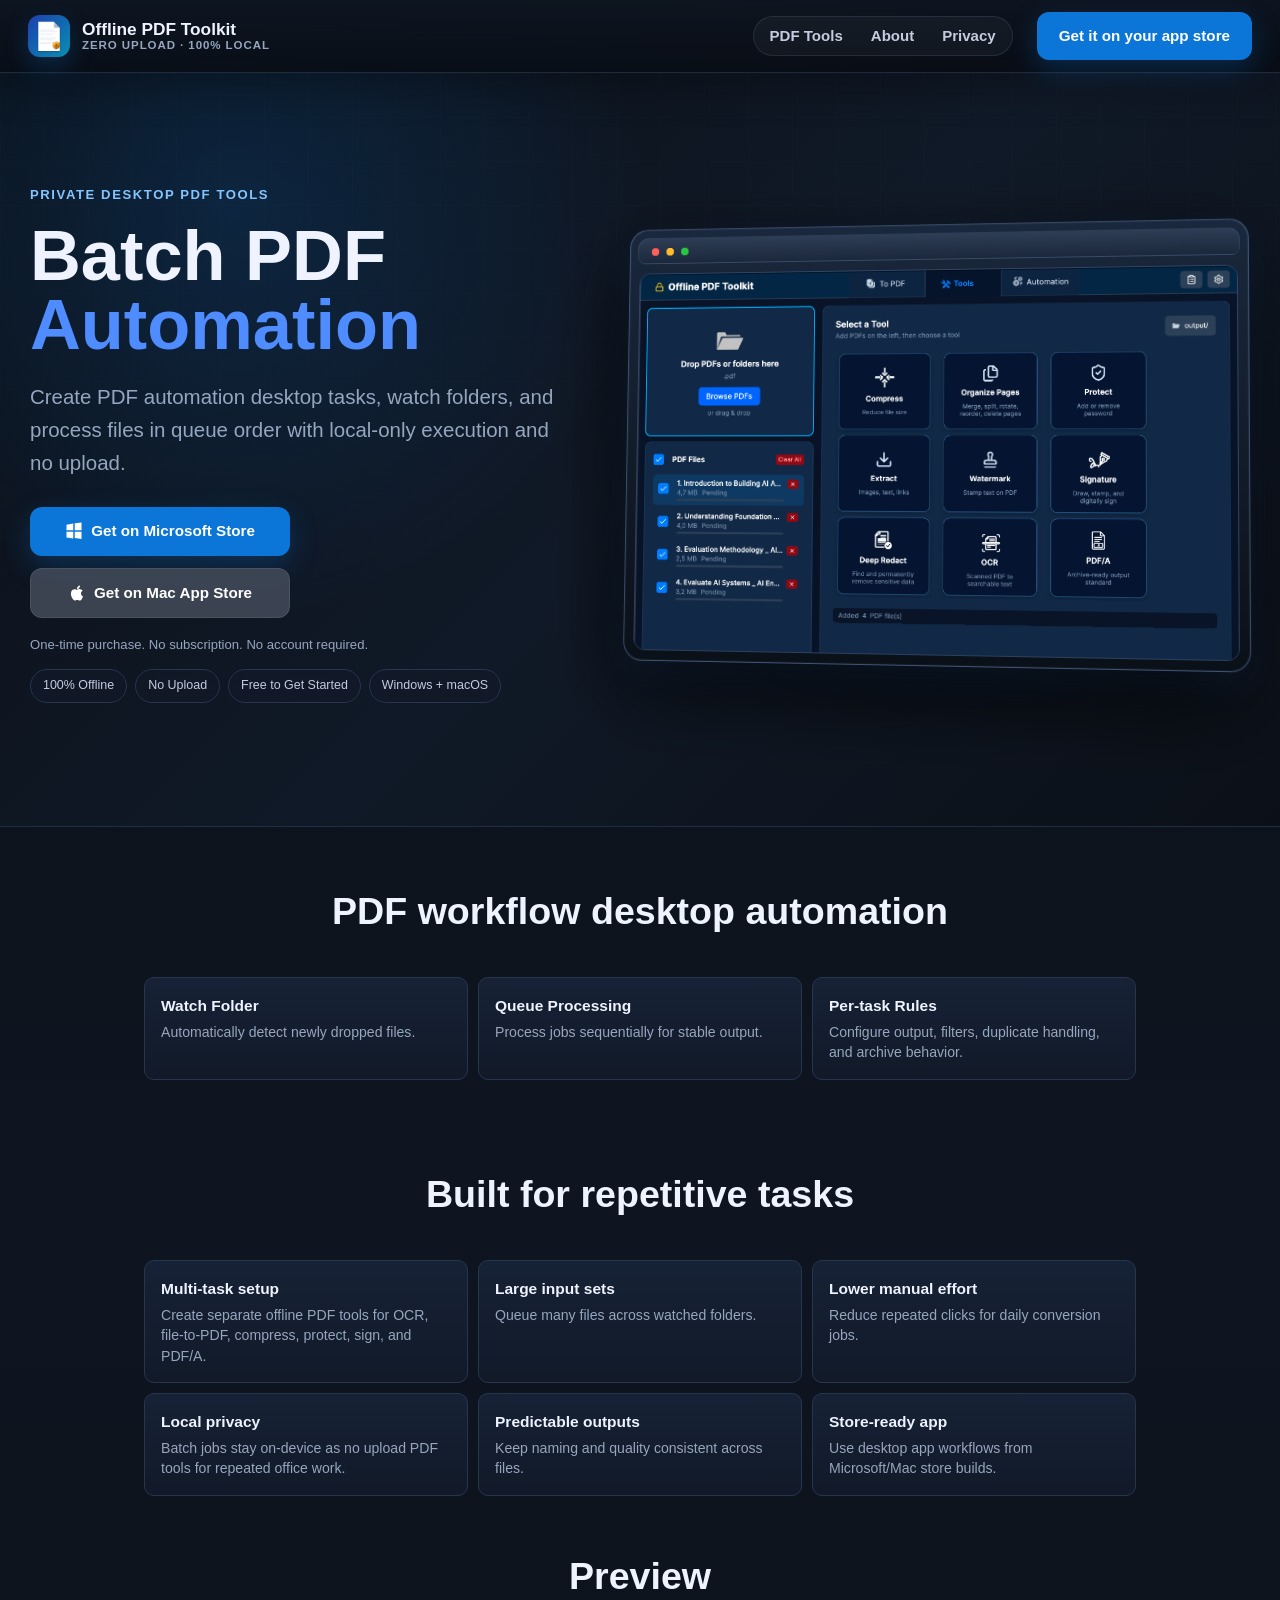
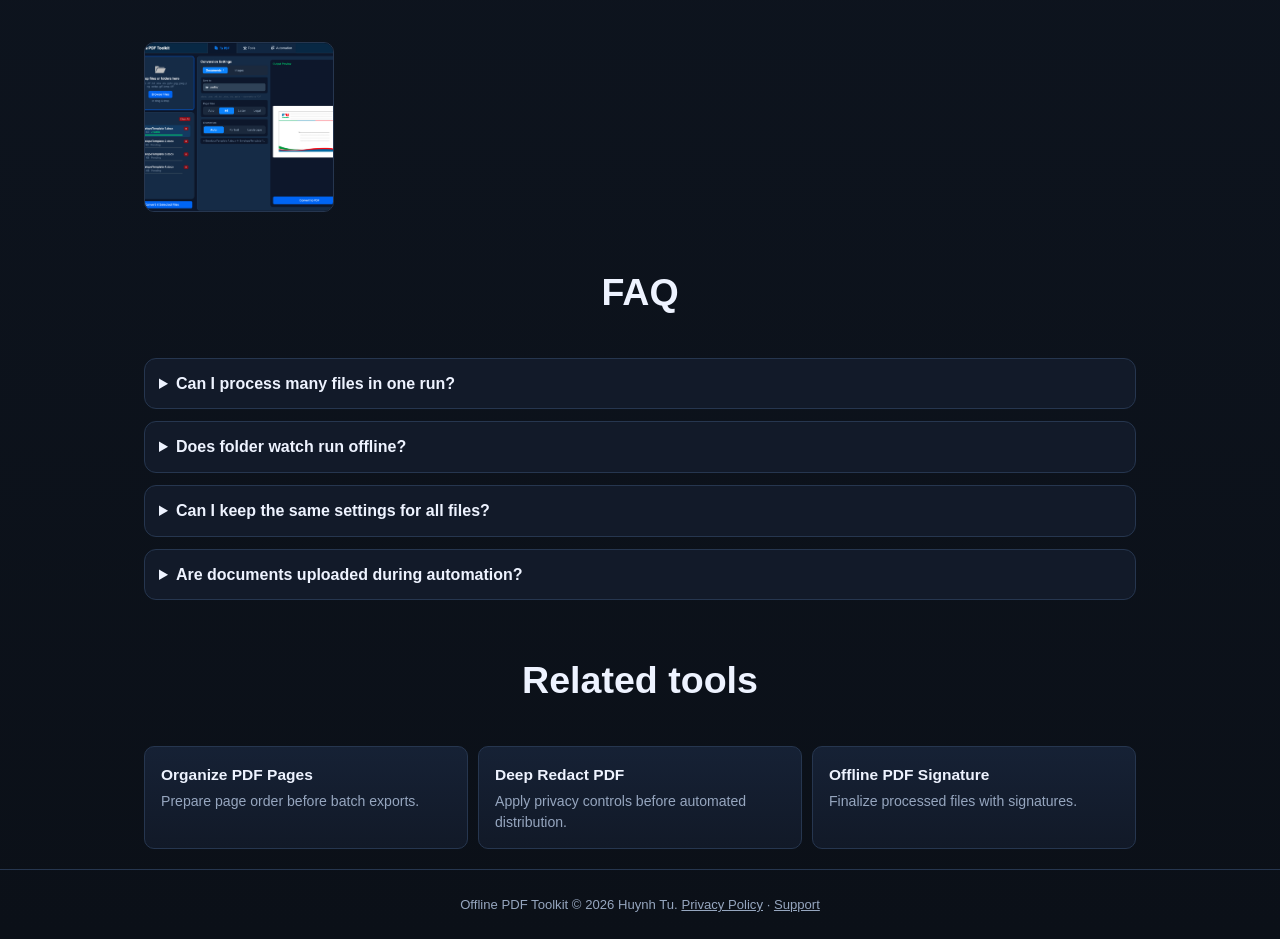
<file: batch-pdf-tools/index.html>
<!DOCTYPE html>
<html lang="en">
<head>
  <meta charset="UTF-8" />
  <meta name="viewport" content="width=device-width, initial-scale=1.0" />
  <title>PDF Automation Desktop Offline | Batch PDF Tools &amp; Workflow</title>
  <meta name="description" content="PDF automation desktop app for offline batch PDF tools, watched folders, queue processing, OCR, conversion, and no-upload PDF workflow desktop tasks." />
  <meta name="robots" content="index, follow, max-image-preview:large" />
  <link rel="canonical" href="https://offlinepdf.app/batch-pdf-tools/" />
  <link rel="alternate" hreflang="en" href="https://offlinepdf.app/batch-pdf-tools/" />
  <link rel="alternate" hreflang="x-default" href="https://offlinepdf.app/batch-pdf-tools/" />
  <meta property="og:type" content="website" />
  <meta property="og:title" content="PDF Automation Desktop Offline" />
  <meta property="og:description" content="Automate no-upload PDF workflows with local queue processing, watched folders, conversion, OCR, and archive tasks." />
  <meta property="og:url" content="https://offlinepdf.app/batch-pdf-tools/" />
  <meta property="og:image" content="https://offlinepdf.app/assets/screenshots/pic-raw-1.png" />
  <meta property="og:image:width" content="1200" />
  <meta property="og:image:height" content="630" />
  <meta name="twitter:card" content="summary_large_image" />
  <meta name="twitter:title" content="PDF Automation Desktop Offline" />
  <meta name="twitter:description" content="Automate local PDF workflow desktop tasks with queue processing and watched folders." />
  <meta name="twitter:image" content="https://offlinepdf.app/assets/screenshots/pic-raw-1.png" />
  <link rel="icon" href="../assets/icon.png" />
  <link rel="apple-touch-icon" href="../assets/icon.png" />
  <link rel="stylesheet" href="../assets/style.css" />

  <script type="application/ld+json">
    {
      "@context": "https://schema.org",
      "@type": "FAQPage",
      "mainEntity": [
        {"@type":"Question","name":"Can I process many files in one run?","acceptedAnswer":{"@type":"Answer","text":"Yes. Automation can process multiple files in one queue."}},
        {"@type":"Question","name":"Does folder watch run offline?","acceptedAnswer":{"@type":"Answer","text":"Yes. Folder watch and processing run locally on your device."}},
        {"@type":"Question","name":"Can I keep the same settings for all files?","acceptedAnswer":{"@type":"Answer","text":"Yes. You can apply one output configuration to all files in a batch."}},
        {"@type":"Question","name":"Are documents uploaded during automation?","acceptedAnswer":{"@type":"Answer","text":"No. Files are processed locally without upload."}}
      ]
    }
  </script>
</head>
<body>
  <header class="site-header"><div class="site-header__inner"><a class="brand" href="/"><img src="../assets/icon.png" alt="Offline PDF Toolkit" /><span class="brand__text"><strong>Offline PDF Toolkit</strong><small>ZERO UPLOAD · 100% LOCAL</small></span></a><nav class="nav-links"><a href="../#tools">PDF Tools</a><a href="../support/">About</a><a href="../privacy/">Privacy</a></nav><a class="btn btn--win header-cta smart-store-link" href="https://apps.microsoft.com/detail/9N2R3LXXJN6P" data-win-url="https://apps.microsoft.com/detail/9N2R3LXXJN6P" data-mac-url="https://apps.apple.com/app/offline-pdf-toolkit/id6761170707" target="_blank" rel="noopener noreferrer">Get it on your app store</a></div></header>
  <section class="hero">
    <div class="hero__content">
      <div class="hero__copy">
        <div class="hero__eyebrow">Private desktop PDF tools</div>
        <h1 class="hero__title">Batch PDF <span>Automation</span></h1>
        <p class="hero__sub">Create PDF automation desktop tasks, watch folders, and process files in queue order with local-only execution and no upload.</p>
        <div class="download-group" id="download">
          <a class="btn btn--win" href="https://apps.microsoft.com/detail/9N2R3LXXJN6P" target="_blank" rel="noopener noreferrer">
            <svg width="18" height="18" viewBox="0 0 24 24" fill="currentColor" aria-hidden="true">
              <path d="M2 3.5L11 2v9H2v-7.5zM13 1.8l9-1.3V11h-9V1.8zM2 13h9v9L2 20.7V13zM13 13h9v9.5l-9-1.3V13z"/>
            </svg>
            Get on Microsoft Store
          </a>
          <a class="btn btn--mac" href="https://apps.apple.com/app/offline-pdf-toolkit/id6761170707" target="_blank" rel="noopener noreferrer">
            <svg width="18" height="18" viewBox="0 0 24 24" fill="currentColor" aria-hidden="true">
              <path d="M18.71 19.5c-.83 1.24-1.71 2.45-3.05 2.47-1.34.03-1.77-.79-3.29-.79-1.53 0-2 .77-3.27.82-1.31.05-2.3-1.32-3.14-2.53C4.25 17 2.94 12.45 4.7 9.39c.87-1.52 2.43-2.48 4.12-2.51 1.28-.02 2.5.87 3.29.87.78 0 2.26-1.07 3.8-.91.65.03 2.47.26 3.64 1.98l-.09.06c-.22.15-2.18 1.27-2.16 3.8.03 3.02 2.65 4.03 2.68 4.04l-.07.28zM13 3.5c.73-.83 1.94-1.46 2.94-1.5.13 1.17-.34 2.35-1.04 3.19-.69.85-1.83 1.51-2.95 1.42-.15-1.15.41-2.35 1.05-3.11z"/>
            </svg>
            Get on Mac App Store
          </a>
        </div>
        <p class="download-note">One-time purchase. No subscription. No account required.</p>
        <div class="hero__chips" aria-label="Key benefits">
          <span class="chip">100% Offline</span>
          <span class="chip">No Upload</span>
          <span class="chip">Free to Get Started</span>
          <span class="chip">Windows + macOS</span>
        </div>
      </div>
      <div class="hero__visual" aria-label="Offline PDF Toolkit app preview">
        <div class="hero__frame">
          <img src="../assets/screenshots/pic-raw-2.png" alt="Offline PDF Toolkit desktop app showing PDF tools" loading="eager" />
        </div>
      </div>
    </div>
  </section>
  <section class="section"><h2 class="section__title">PDF workflow desktop automation</h2><div class="tools-grid"><article class="tool-item"><h4>Watch Folder</h4><p>Automatically detect newly dropped files.</p></article><article class="tool-item"><h4>Queue Processing</h4><p>Process jobs sequentially for stable output.</p></article><article class="tool-item"><h4>Per-task Rules</h4><p>Configure output, filters, duplicate handling, and archive behavior.</p></article></div></section>

  <section class="section section--tight">
    <h2 class="section__title">Built for repetitive tasks</h2>
    <div class="tools-grid">
      <article class="tool-item"><h4>Multi-task setup</h4><p>Create separate offline PDF tools for OCR, file-to-PDF, compress, protect, sign, and PDF/A.</p></article>
      <article class="tool-item"><h4>Large input sets</h4><p>Queue many files across watched folders.</p></article>
      <article class="tool-item"><h4>Lower manual effort</h4><p>Reduce repeated clicks for daily conversion jobs.</p></article>
      <article class="tool-item"><h4>Local privacy</h4><p>Batch jobs stay on-device as no upload PDF tools for repeated office work.</p></article>
      <article class="tool-item"><h4>Predictable outputs</h4><p>Keep naming and quality consistent across files.</p></article>
      <article class="tool-item"><h4>Store-ready app</h4><p>Use desktop app workflows from Microsoft/Mac store builds.</p></article>
    </div>
  </section>

  <section class="section section--tight">
    <h2 class="section__title">Preview</h2>
    <div class="shots">
      <a href="../assets/screenshots/pic-raw-1.png"><img src="../assets/screenshots/pic-raw-1.png" alt="Batch conversion workflow preview" loading="lazy" /></a>
    </div>
  </section>

  <section class="section section--tight">
    <h2 class="section__title">FAQ</h2>
    <div class="faq">
      <details><summary>Can I process many files in one run?</summary><p>Yes. Batch mode processes multiple files with one workflow.</p></details>
      <details><summary>Does folder watch run offline?</summary><p>Yes. Folder watch and processing run locally on your device.</p></details>
      <details><summary>Can I keep the same settings for all files?</summary><p>Yes. You can apply one output configuration to all files in a batch.</p></details>
      <details><summary>Are documents uploaded during automation?</summary><p>No. Files are processed locally without upload.</p></details>
    </div>
  </section>

  <section class="section section--tight">
    <h2 class="section__title">Related tools</h2>
    <div class="tools-grid">
      <article class="tool-item"><h4><a href="../organize-pdf-pages/">Organize PDF Pages</a></h4><p>Prepare page order before batch exports.</p></article>
      <article class="tool-item"><h4><a href="../deep-redact-pdf/">Deep Redact PDF</a></h4><p>Apply privacy controls before automated distribution.</p></article>
      <article class="tool-item"><h4><a href="../offline-pdf-signature/">Offline PDF Signature</a></h4><p>Finalize processed files with signatures.</p></article>
    </div>
  </section>

  <footer>
    <p>
      Offline PDF Toolkit &copy; 2026 Huynh Tu.
      <a href="../privacy/">Privacy Policy</a>
      &middot;
      <a href="../support/">Support</a>
    </p>
  </footer>

  <script>
    (() => {
      const smartStoreLinks = document.querySelectorAll('.smart-store-link');
      const ua = navigator.userAgent || '';
      const platform = navigator.platform || '';
      const isMac = /Mac|iPhone|iPad|iPod/i.test(platform) || /Mac|iPhone|iPad|iPod/i.test(ua);
      const selectedStoreUrl = isMac
        ? 'https://apps.apple.com/app/offline-pdf-toolkit/id6761170707'
        : 'https://apps.microsoft.com/detail/9N2R3LXXJN6P';
      smartStoreLinks.forEach((link) => link.setAttribute('href', selectedStoreUrl));
    })();
  </script>
</body>
</html>
</file>
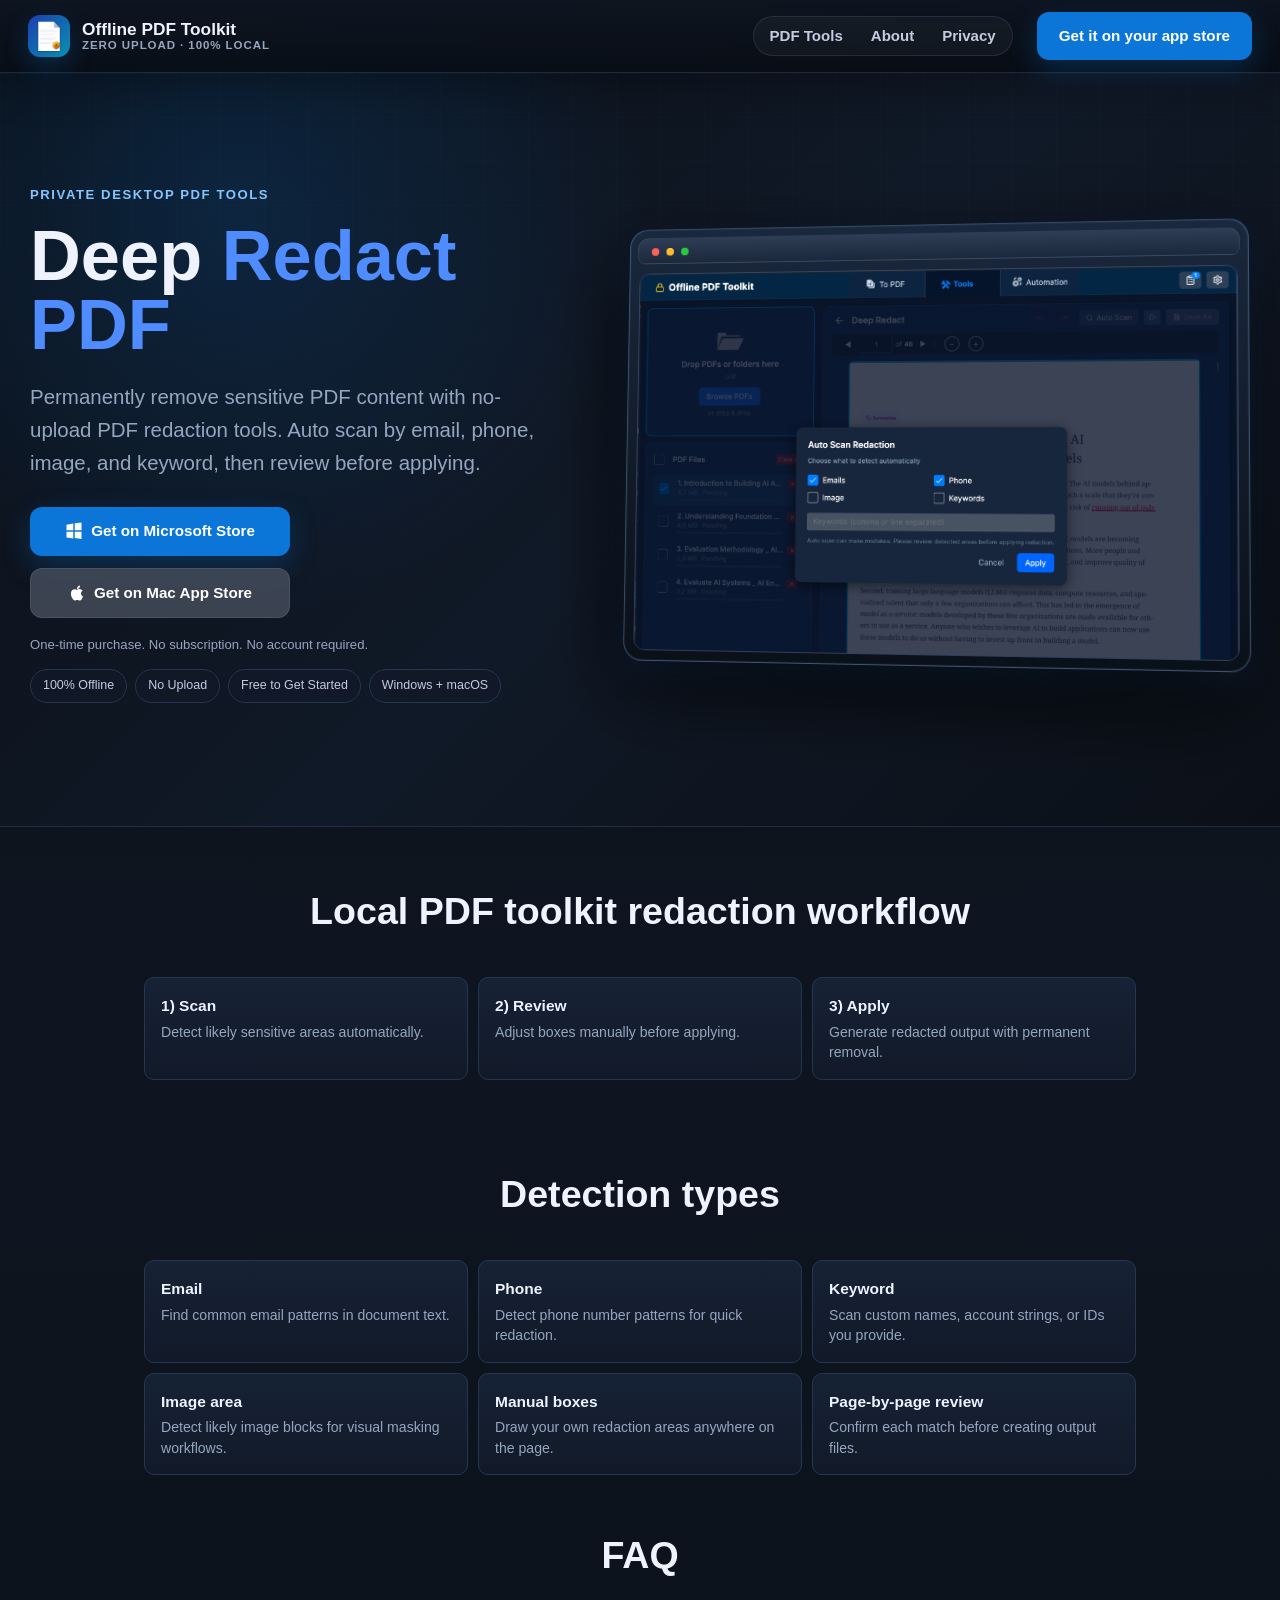
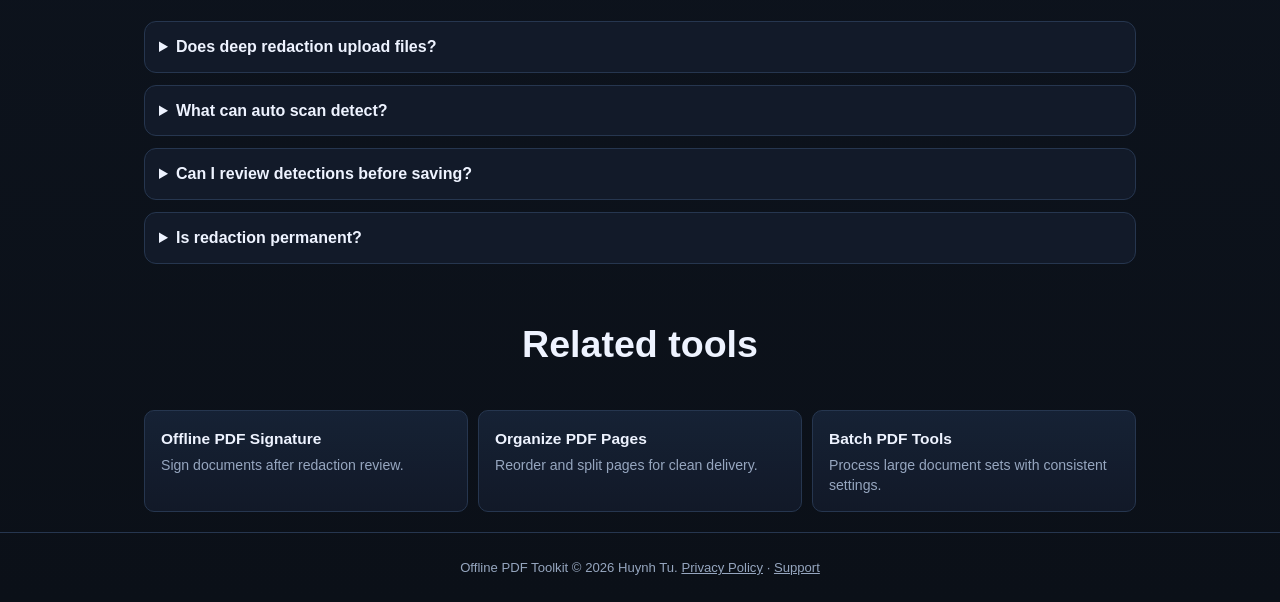
<file: deep-redact-pdf/index.html>
<!DOCTYPE html>
<html lang="en">
<head>
  <meta charset="UTF-8" />
  <meta name="viewport" content="width=device-width, initial-scale=1.0" />
  <title>Deep Redact PDF Offline | No Upload PDF Redaction Tool</title>
  <meta name="description" content="No-upload PDF tools for deep redaction. Redact PDF files offline with permanent removal and auto scan by email, phone, image, and keyword." />
  <meta name="robots" content="index, follow, max-image-preview:large" />
  <link rel="canonical" href="https://offlinepdf.app/deep-redact-pdf/" />
  <link rel="alternate" hreflang="en" href="https://offlinepdf.app/deep-redact-pdf/" />
  <link rel="alternate" hreflang="x-default" href="https://offlinepdf.app/deep-redact-pdf/" />
  <meta property="og:type" content="website" />
  <meta property="og:title" content="Deep Redact PDF Offline" />
  <meta property="og:description" content="Permanently remove sensitive PDF content offline with no-upload redaction, auto scan, and manual review." />
  <meta property="og:url" content="https://offlinepdf.app/deep-redact-pdf/" />
  <meta property="og:image" content="https://offlinepdf.app/assets/screenshots/pic-raw-4.png" />
  <meta property="og:image:width" content="1200" />
  <meta property="og:image:height" content="630" />
  <meta name="twitter:card" content="summary_large_image" />
  <meta name="twitter:title" content="Deep Redact PDF Offline" />
  <meta name="twitter:description" content="Auto scan and redact PDFs offline with no document upload." />
  <meta name="twitter:image" content="https://offlinepdf.app/assets/screenshots/pic-raw-4.png" />
  <link rel="icon" href="../assets/icon.png" />
  <link rel="apple-touch-icon" href="../assets/icon.png" />
  <link rel="stylesheet" href="../assets/style.css" />

  <script type="application/ld+json">
    {
      "@context": "https://schema.org",
      "@type": "FAQPage",
      "mainEntity": [
        {"@type":"Question","name":"Does deep redaction upload files?","acceptedAnswer":{"@type":"Answer","text":"No. Redaction runs locally on your device."}},
        {"@type":"Question","name":"What can auto scan detect?","acceptedAnswer":{"@type":"Answer","text":"Email, phone, image areas, and custom keywords."}},
        {"@type":"Question","name":"Can I review detections before saving?","acceptedAnswer":{"@type":"Answer","text":"Yes. You can inspect and adjust detected areas before applying redaction."}},
        {"@type":"Question","name":"Is redaction permanent?","acceptedAnswer":{"@type":"Answer","text":"Yes. Applied redactions permanently remove content in output PDFs."}}
      ]
    }
  </script>
</head>
<body>
  <header class="site-header">
    <div class="site-header__inner">
      <a class="brand" href="/"><img src="../assets/icon.png" alt="Offline PDF Toolkit" /><span class="brand__text"><strong>Offline PDF Toolkit</strong><small>ZERO UPLOAD · 100% LOCAL</small></span></a>
      <nav class="nav-links"><a href="../#tools">PDF Tools</a><a href="../support/">About</a><a href="../privacy/">Privacy</a></nav>
      <a class="btn btn--win header-cta smart-store-link" href="https://apps.microsoft.com/detail/9N2R3LXXJN6P" data-win-url="https://apps.microsoft.com/detail/9N2R3LXXJN6P" data-mac-url="https://apps.apple.com/app/offline-pdf-toolkit/id6761170707" target="_blank" rel="noopener noreferrer">Get it on your app store</a>
    </div>
  </header>

  <section class="hero">
    <div class="hero__content">
      <div class="hero__copy">
        <div class="hero__eyebrow">Private desktop PDF tools</div>
        <h1 class="hero__title">Deep <span>Redact PDF</span></h1>
        <p class="hero__sub">Permanently remove sensitive PDF content with no-upload PDF redaction tools. Auto scan by email, phone, image, and keyword, then review before applying.</p>
        <div class="download-group" id="download">
          <a class="btn btn--win" href="https://apps.microsoft.com/detail/9N2R3LXXJN6P" target="_blank" rel="noopener noreferrer">
            <svg width="18" height="18" viewBox="0 0 24 24" fill="currentColor" aria-hidden="true">
              <path d="M2 3.5L11 2v9H2v-7.5zM13 1.8l9-1.3V11h-9V1.8zM2 13h9v9L2 20.7V13zM13 13h9v9.5l-9-1.3V13z"/>
            </svg>
            Get on Microsoft Store
          </a>
          <a class="btn btn--mac" href="https://apps.apple.com/app/offline-pdf-toolkit/id6761170707" target="_blank" rel="noopener noreferrer">
            <svg width="18" height="18" viewBox="0 0 24 24" fill="currentColor" aria-hidden="true">
              <path d="M18.71 19.5c-.83 1.24-1.71 2.45-3.05 2.47-1.34.03-1.77-.79-3.29-.79-1.53 0-2 .77-3.27.82-1.31.05-2.3-1.32-3.14-2.53C4.25 17 2.94 12.45 4.7 9.39c.87-1.52 2.43-2.48 4.12-2.51 1.28-.02 2.5.87 3.29.87.78 0 2.26-1.07 3.8-.91.65.03 2.47.26 3.64 1.98l-.09.06c-.22.15-2.18 1.27-2.16 3.8.03 3.02 2.65 4.03 2.68 4.04l-.07.28zM13 3.5c.73-.83 1.94-1.46 2.94-1.5.13 1.17-.34 2.35-1.04 3.19-.69.85-1.83 1.51-2.95 1.42-.15-1.15.41-2.35 1.05-3.11z"/>
            </svg>
            Get on Mac App Store
          </a>
        </div>
        <p class="download-note">One-time purchase. No subscription. No account required.</p>
        <div class="hero__chips" aria-label="Key benefits">
          <span class="chip">100% Offline</span>
          <span class="chip">No Upload</span>
          <span class="chip">Free to Get Started</span>
          <span class="chip">Windows + macOS</span>
        </div>
      </div>
      <div class="hero__visual" aria-label="Offline PDF Toolkit app preview">
        <div class="hero__frame">
          <img src="../assets/screenshots/pic-raw-4.png" alt="Offline PDF Toolkit desktop app showing PDF tools" loading="eager" />
        </div>
      </div>
    </div>
  </section>

  <section class="section">
    <h2 class="section__title">Local PDF toolkit redaction workflow</h2>
    <div class="tools-grid">
      <article class="tool-item"><h4>1) Scan</h4><p>Detect likely sensitive areas automatically.</p></article>
      <article class="tool-item"><h4>2) Review</h4><p>Adjust boxes manually before applying.</p></article>
      <article class="tool-item"><h4>3) Apply</h4><p>Generate redacted output with permanent removal.</p></article>
    </div>
  </section>

  <section class="section section--tight">
    <h2 class="section__title">Detection types</h2>
    <div class="tools-grid">
      <article class="tool-item"><h4>Email</h4><p>Find common email patterns in document text.</p></article>
      <article class="tool-item"><h4>Phone</h4><p>Detect phone number patterns for quick redaction.</p></article>
      <article class="tool-item"><h4>Keyword</h4><p>Scan custom names, account strings, or IDs you provide.</p></article>
      <article class="tool-item"><h4>Image area</h4><p>Detect likely image blocks for visual masking workflows.</p></article>
      <article class="tool-item"><h4>Manual boxes</h4><p>Draw your own redaction areas anywhere on the page.</p></article>
      <article class="tool-item"><h4>Page-by-page review</h4><p>Confirm each match before creating output files.</p></article>
    </div>
  </section>

  <section class="section section--tight">
    <h2 class="section__title">FAQ</h2>
    <div class="faq">
      <details><summary>Does deep redaction upload files?</summary><p>No. Redaction runs locally on your device.</p></details>
      <details><summary>What can auto scan detect?</summary><p>Email, phone, image areas, and custom keywords.</p></details>
      <details><summary>Can I review detections before saving?</summary><p>Yes. You can inspect and adjust detected areas before applying redaction.</p></details>
      <details><summary>Is redaction permanent?</summary><p>Yes. Applied redactions permanently remove content in output PDFs.</p></details>
    </div>
  </section>

  <section class="section section--tight">
    <h2 class="section__title">Related tools</h2>
    <div class="tools-grid">
      <article class="tool-item"><h4><a href="../offline-pdf-signature/">Offline PDF Signature</a></h4><p>Sign documents after redaction review.</p></article>
      <article class="tool-item"><h4><a href="../organize-pdf-pages/">Organize PDF Pages</a></h4><p>Reorder and split pages for clean delivery.</p></article>
      <article class="tool-item"><h4><a href="../batch-pdf-tools/">Batch PDF Tools</a></h4><p>Process large document sets with consistent settings.</p></article>
    </div>
  </section>

  <footer>
    <p>
      Offline PDF Toolkit &copy; 2026 Huynh Tu.
      <a href="../privacy/">Privacy Policy</a>
      &middot;
      <a href="../support/">Support</a>
    </p>
  </footer>

  <script>
    (() => {
      const smartStoreLinks = document.querySelectorAll('.smart-store-link');
      const ua = navigator.userAgent || '';
      const platform = navigator.platform || '';
      const isMac = /Mac|iPhone|iPad|iPod/i.test(platform) || /Mac|iPhone|iPad|iPod/i.test(ua);
      const selectedStoreUrl = isMac
        ? 'https://apps.apple.com/app/offline-pdf-toolkit/id6761170707'
        : 'https://apps.microsoft.com/detail/9N2R3LXXJN6P';
      smartStoreLinks.forEach((link) => link.setAttribute('href', selectedStoreUrl));
    })();
  </script>
</body>
</html>
</file>
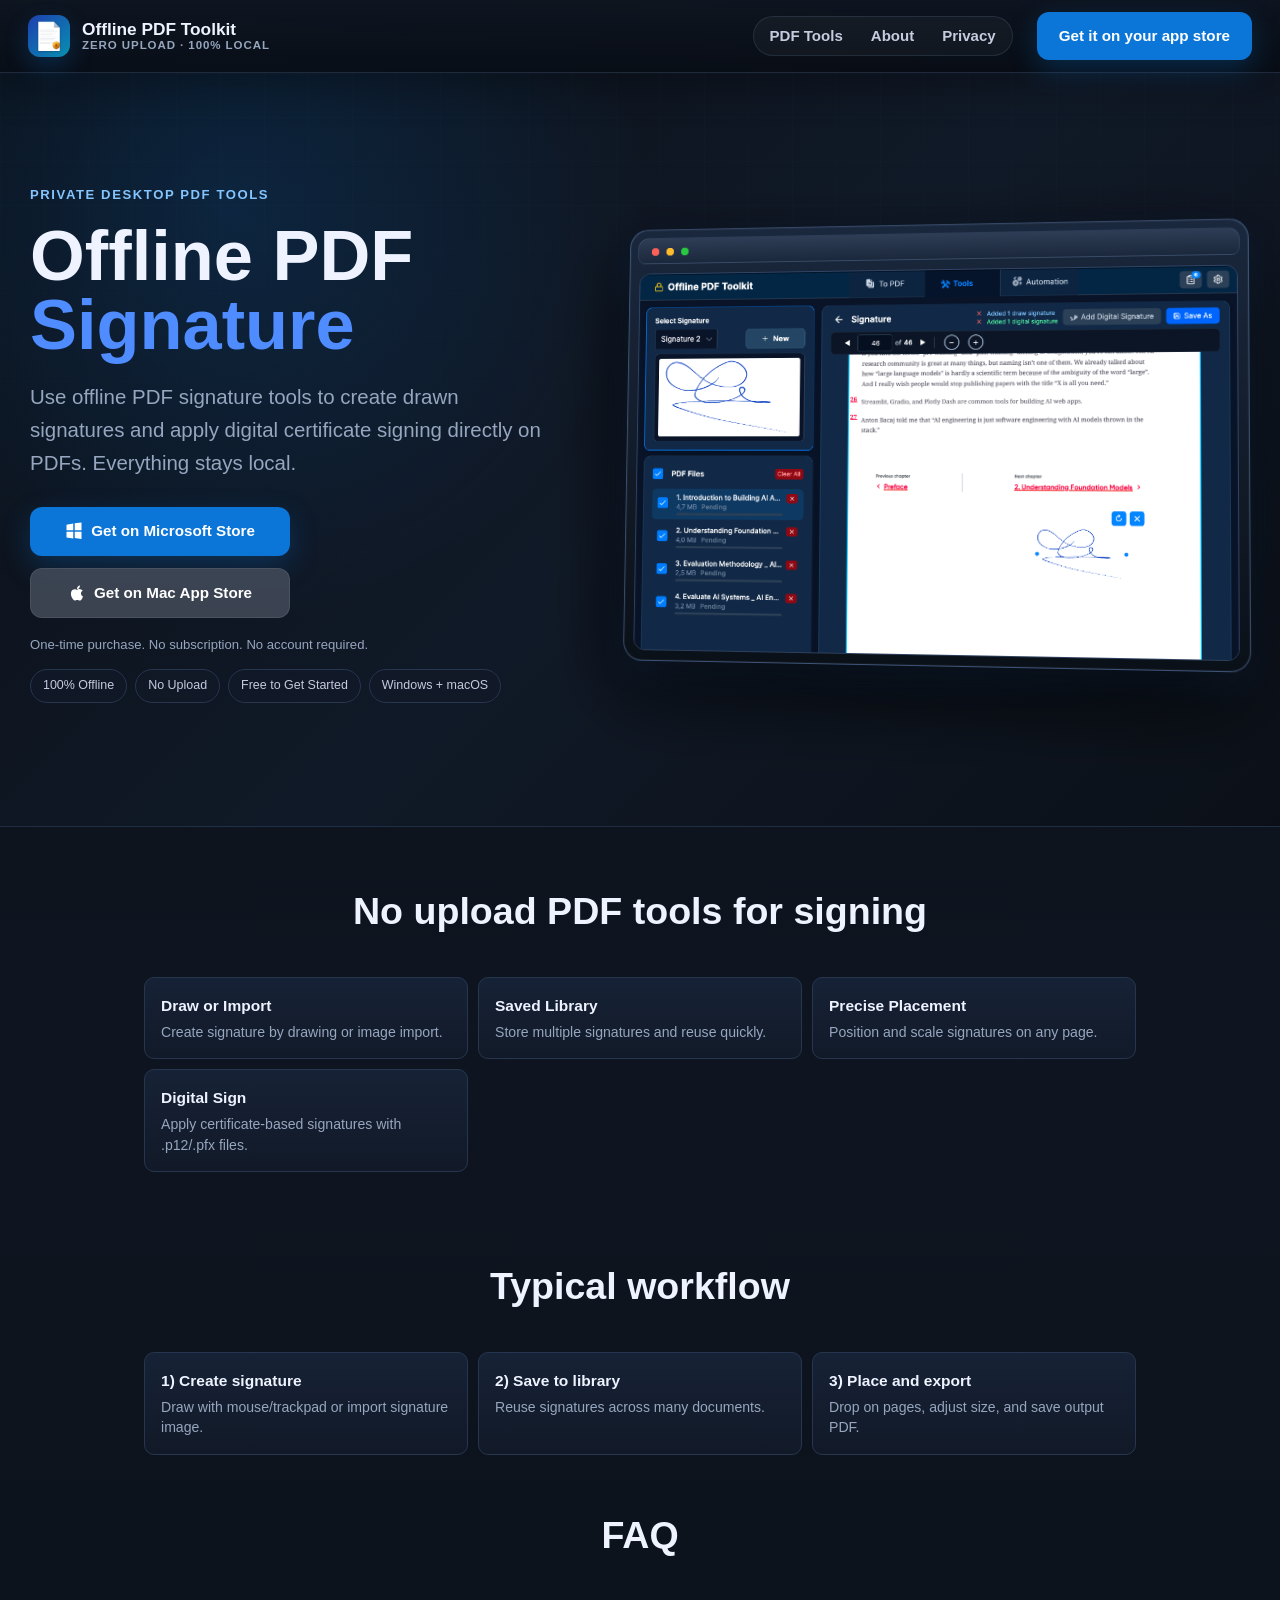
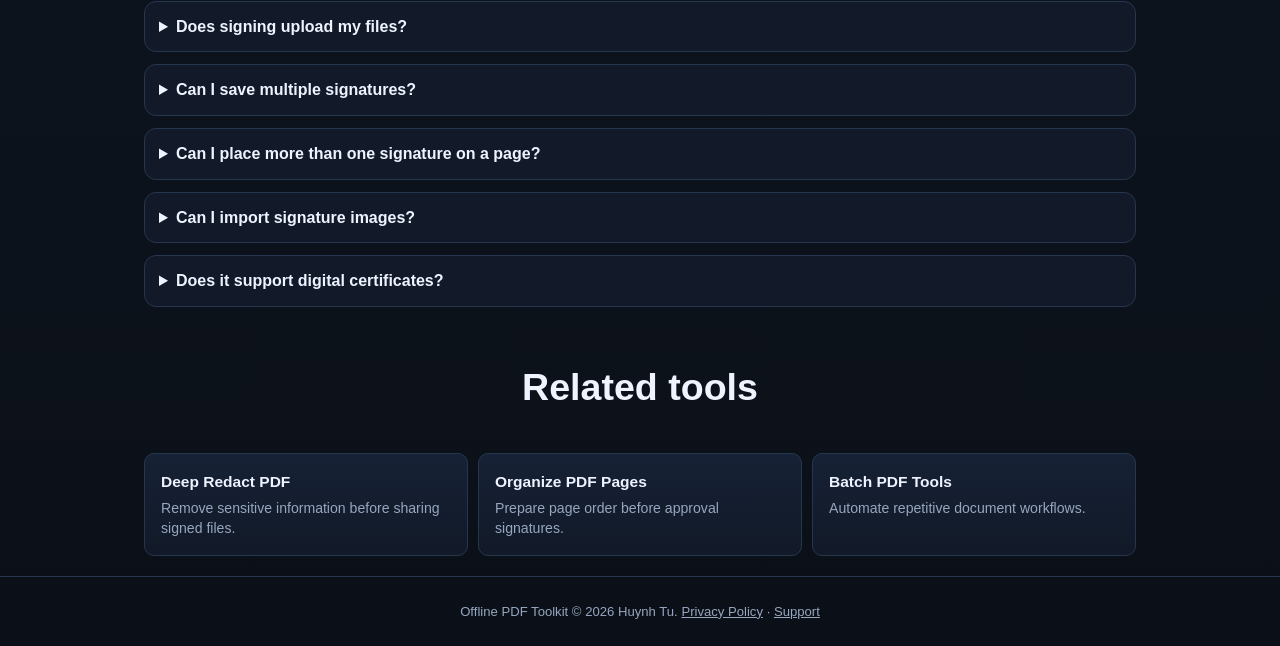
<file: offline-pdf-signature/index.html>
<!DOCTYPE html>
<html lang="en">
<head>
  <meta charset="UTF-8" />
  <meta name="viewport" content="width=device-width, initial-scale=1.0" />
  <title>Offline PDF Signature &amp; Editor | Local Signing, No Upload</title>
  <meta name="description" content="Offline PDF editor for signatures. Sign PDFs with drawn signatures and digital certificates (.p12/.pfx), keep files local, and use no-upload PDF tools." />
  <meta name="robots" content="index, follow, max-image-preview:large" />
  <link rel="canonical" href="https://offlinepdf.app/offline-pdf-signature/" />
  <link rel="alternate" hreflang="en" href="https://offlinepdf.app/offline-pdf-signature/" />
  <link rel="alternate" hreflang="x-default" href="https://offlinepdf.app/offline-pdf-signature/" />
  <meta property="og:type" content="website" />
  <meta property="og:title" content="Offline PDF Signature &amp; Editor" />
  <meta property="og:description" content="Sign PDFs locally with reusable drawn signatures, image stamps, and digital certificate signing support." />
  <meta property="og:url" content="https://offlinepdf.app/offline-pdf-signature/" />
  <meta property="og:image" content="https://offlinepdf.app/assets/screenshots/pic-raw-7.png" />
  <meta property="og:image:width" content="1200" />
  <meta property="og:image:height" content="630" />
  <meta name="twitter:card" content="summary_large_image" />
  <meta name="twitter:title" content="Offline PDF Signature &amp; Editor" />
  <meta name="twitter:description" content="Sign PDFs locally with reusable drawn signatures and digital certificates. No upload." />
  <meta name="twitter:image" content="https://offlinepdf.app/assets/screenshots/pic-raw-7.png" />
  <link rel="icon" href="../assets/icon.png" />
  <link rel="apple-touch-icon" href="../assets/icon.png" />
  <link rel="stylesheet" href="../assets/style.css" />

  <script type="application/ld+json">
    {
      "@context": "https://schema.org",
      "@type": "FAQPage",
      "mainEntity": [
        {"@type":"Question","name":"Does signing upload my files?","acceptedAnswer":{"@type":"Answer","text":"No. PDF signing runs locally on your device."}},
        {"@type":"Question","name":"Can I save multiple signatures?","acceptedAnswer":{"@type":"Answer","text":"Yes. You can save multiple signatures and reuse them."}},
        {"@type":"Question","name":"Can I place more than one signature on a page?","acceptedAnswer":{"@type":"Answer","text":"Yes. You can place multiple signatures on the same page."}},
        {"@type":"Question","name":"Can I import signature images?","acceptedAnswer":{"@type":"Answer","text":"Yes. You can import image signatures and place them as stamps."}}
      ]
    }
  </script>
</head>
<body>
  <header class="site-header"><div class="site-header__inner"><a class="brand" href="/"><img src="../assets/icon.png" alt="Offline PDF Toolkit" /><span class="brand__text"><strong>Offline PDF Toolkit</strong><small>ZERO UPLOAD · 100% LOCAL</small></span></a><nav class="nav-links"><a href="../#tools">PDF Tools</a><a href="../support/">About</a><a href="../privacy/">Privacy</a></nav><a class="btn btn--win header-cta smart-store-link" href="https://apps.microsoft.com/detail/9N2R3LXXJN6P" data-win-url="https://apps.microsoft.com/detail/9N2R3LXXJN6P" data-mac-url="https://apps.apple.com/app/offline-pdf-toolkit/id6761170707" target="_blank" rel="noopener noreferrer">Get it on your app store</a></div></header>
  <section class="hero">
    <div class="hero__content">
      <div class="hero__copy">
        <div class="hero__eyebrow">Private desktop PDF tools</div>
        <h1 class="hero__title">Offline PDF <span>Signature</span></h1>
        <p class="hero__sub">Use offline PDF signature tools to create drawn signatures and apply digital certificate signing directly on PDFs. Everything stays local.</p>
        <div class="download-group" id="download">
          <a class="btn btn--win" href="https://apps.microsoft.com/detail/9N2R3LXXJN6P" target="_blank" rel="noopener noreferrer">
            <svg width="18" height="18" viewBox="0 0 24 24" fill="currentColor" aria-hidden="true">
              <path d="M2 3.5L11 2v9H2v-7.5zM13 1.8l9-1.3V11h-9V1.8zM2 13h9v9L2 20.7V13zM13 13h9v9.5l-9-1.3V13z"/>
            </svg>
            Get on Microsoft Store
          </a>
          <a class="btn btn--mac" href="https://apps.apple.com/app/offline-pdf-toolkit/id6761170707" target="_blank" rel="noopener noreferrer">
            <svg width="18" height="18" viewBox="0 0 24 24" fill="currentColor" aria-hidden="true">
              <path d="M18.71 19.5c-.83 1.24-1.71 2.45-3.05 2.47-1.34.03-1.77-.79-3.29-.79-1.53 0-2 .77-3.27.82-1.31.05-2.3-1.32-3.14-2.53C4.25 17 2.94 12.45 4.7 9.39c.87-1.52 2.43-2.48 4.12-2.51 1.28-.02 2.5.87 3.29.87.78 0 2.26-1.07 3.8-.91.65.03 2.47.26 3.64 1.98l-.09.06c-.22.15-2.18 1.27-2.16 3.8.03 3.02 2.65 4.03 2.68 4.04l-.07.28zM13 3.5c.73-.83 1.94-1.46 2.94-1.5.13 1.17-.34 2.35-1.04 3.19-.69.85-1.83 1.51-2.95 1.42-.15-1.15.41-2.35 1.05-3.11z"/>
            </svg>
            Get on Mac App Store
          </a>
        </div>
        <p class="download-note">One-time purchase. No subscription. No account required.</p>
        <div class="hero__chips" aria-label="Key benefits">
          <span class="chip">100% Offline</span>
          <span class="chip">No Upload</span>
          <span class="chip">Free to Get Started</span>
          <span class="chip">Windows + macOS</span>
        </div>
      </div>
      <div class="hero__visual" aria-label="Offline PDF Toolkit app preview">
        <div class="hero__frame">
          <img src="../assets/screenshots/pic-raw-7.png" alt="Offline PDF Toolkit desktop app showing PDF tools" loading="eager" />
        </div>
      </div>
    </div>
  </section>
  <section class="section"><h2 class="section__title">No upload PDF tools for signing</h2><div class="tools-grid"><article class="tool-item"><h4>Draw or Import</h4><p>Create signature by drawing or image import.</p></article><article class="tool-item"><h4>Saved Library</h4><p>Store multiple signatures and reuse quickly.</p></article><article class="tool-item"><h4>Precise Placement</h4><p>Position and scale signatures on any page.</p></article><article class="tool-item"><h4>Digital Sign</h4><p>Apply certificate-based signatures with .p12/.pfx files.</p></article></div></section>

  <section class="section section--tight">
    <h2 class="section__title">Typical workflow</h2>
    <div class="tools-grid">
      <article class="tool-item"><h4>1) Create signature</h4><p>Draw with mouse/trackpad or import signature image.</p></article>
      <article class="tool-item"><h4>2) Save to library</h4><p>Reuse signatures across many documents.</p></article>
      <article class="tool-item"><h4>3) Place and export</h4><p>Drop on pages, adjust size, and save output PDF.</p></article>
    </div>
  </section>

  <section class="section section--tight">
    <h2 class="section__title">FAQ</h2>
    <div class="faq">
      <details><summary>Does signing upload my files?</summary><p>No. PDF signing runs locally on your device.</p></details>
      <details><summary>Can I save multiple signatures?</summary><p>Yes. You can save multiple signatures and reuse them.</p></details>
      <details><summary>Can I place more than one signature on a page?</summary><p>Yes. You can place multiple signatures on the same page.</p></details>
      <details><summary>Can I import signature images?</summary><p>Yes. You can import image signatures and place them as stamps.</p></details>
      <details><summary>Does it support digital certificates?</summary><p>Yes. You can apply digital signatures using .p12/.pfx certificate files.</p></details>
    </div>
  </section>

  <section class="section section--tight">
    <h2 class="section__title">Related tools</h2>
    <div class="tools-grid">
      <article class="tool-item"><h4><a href="../deep-redact-pdf/">Deep Redact PDF</a></h4><p>Remove sensitive information before sharing signed files.</p></article>
      <article class="tool-item"><h4><a href="../organize-pdf-pages/">Organize PDF Pages</a></h4><p>Prepare page order before approval signatures.</p></article>
      <article class="tool-item"><h4><a href="../batch-pdf-tools/">Batch PDF Tools</a></h4><p>Automate repetitive document workflows.</p></article>
    </div>
  </section>

  <footer>
    <p>
      Offline PDF Toolkit &copy; 2026 Huynh Tu.
      <a href="../privacy/">Privacy Policy</a>
      &middot;
      <a href="../support/">Support</a>
    </p>
  </footer>

  <script>
    (() => {
      const smartStoreLinks = document.querySelectorAll('.smart-store-link');
      const ua = navigator.userAgent || '';
      const platform = navigator.platform || '';
      const isMac = /Mac|iPhone|iPad|iPod/i.test(platform) || /Mac|iPhone|iPad|iPod/i.test(ua);
      const selectedStoreUrl = isMac
        ? 'https://apps.apple.com/app/offline-pdf-toolkit/id6761170707'
        : 'https://apps.microsoft.com/detail/9N2R3LXXJN6P';
      smartStoreLinks.forEach((link) => link.setAttribute('href', selectedStoreUrl));
    })();
  </script>
</body>
</html>
</file>
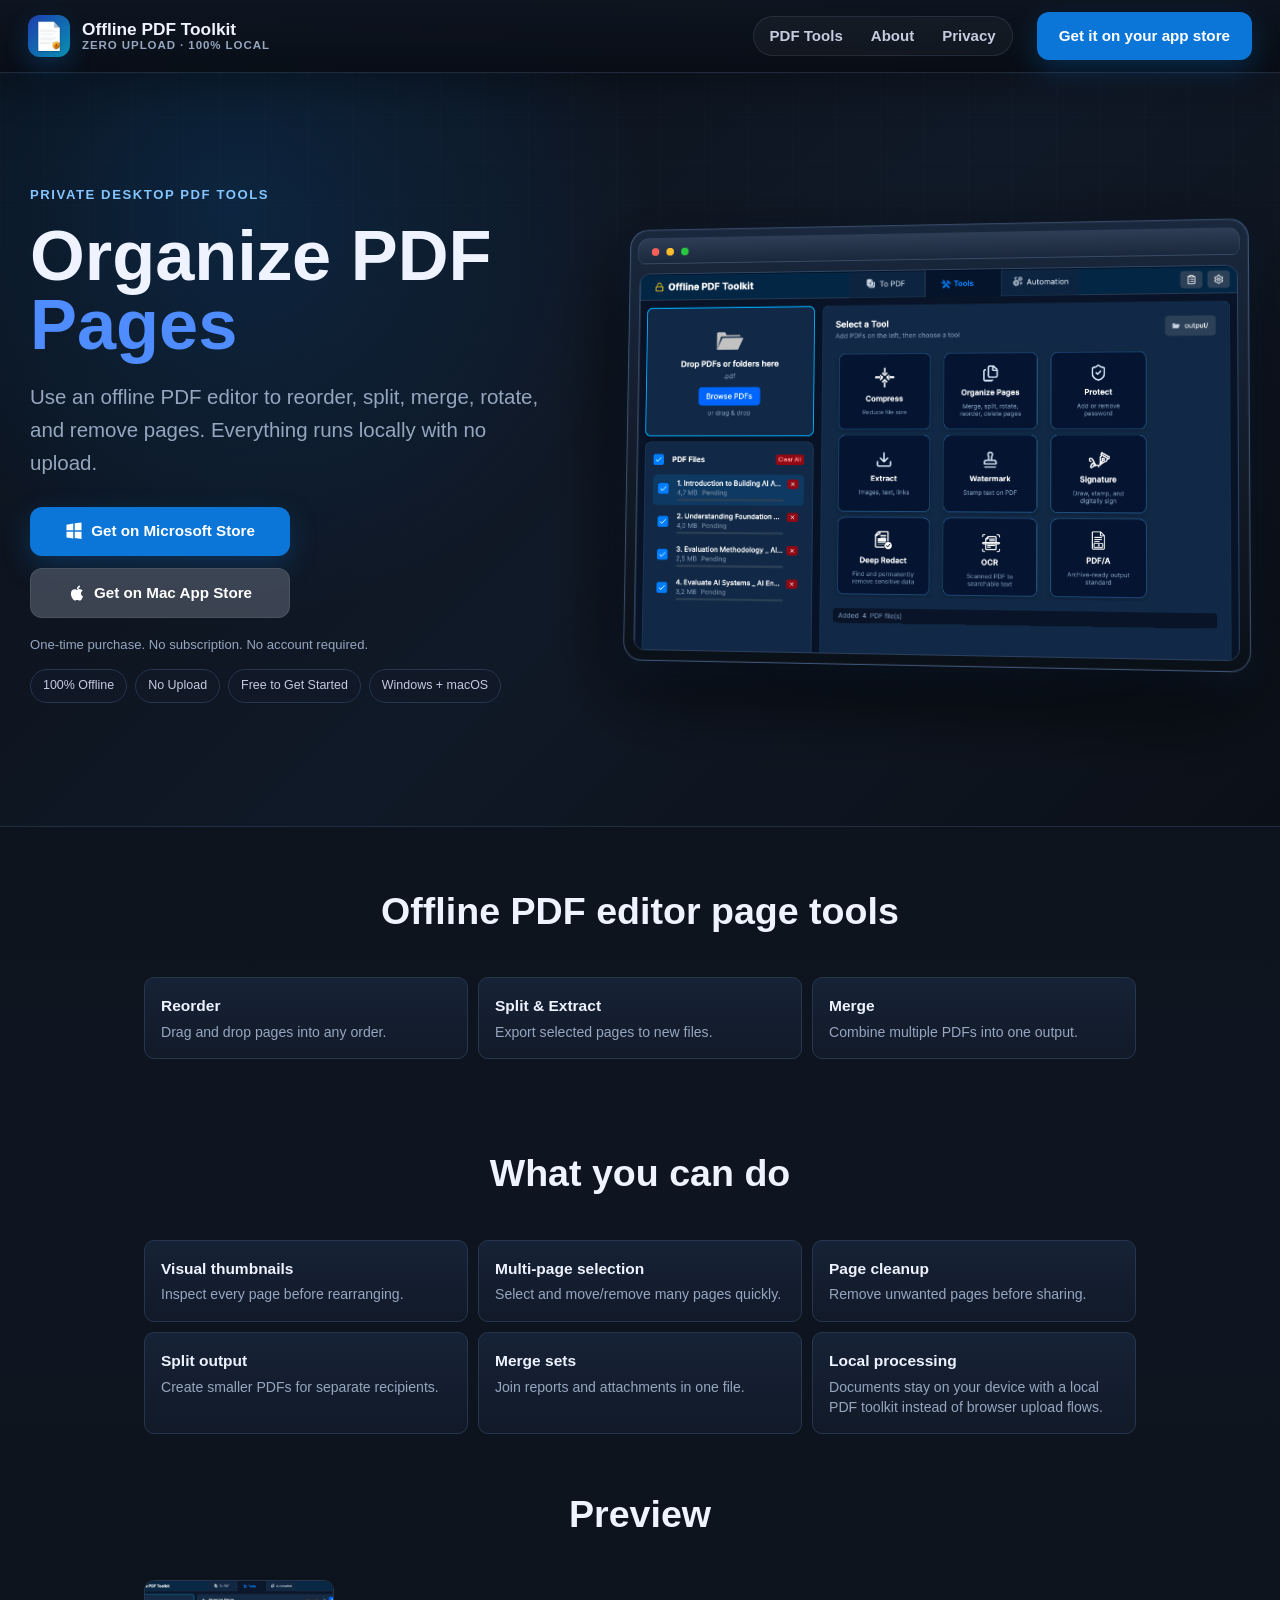
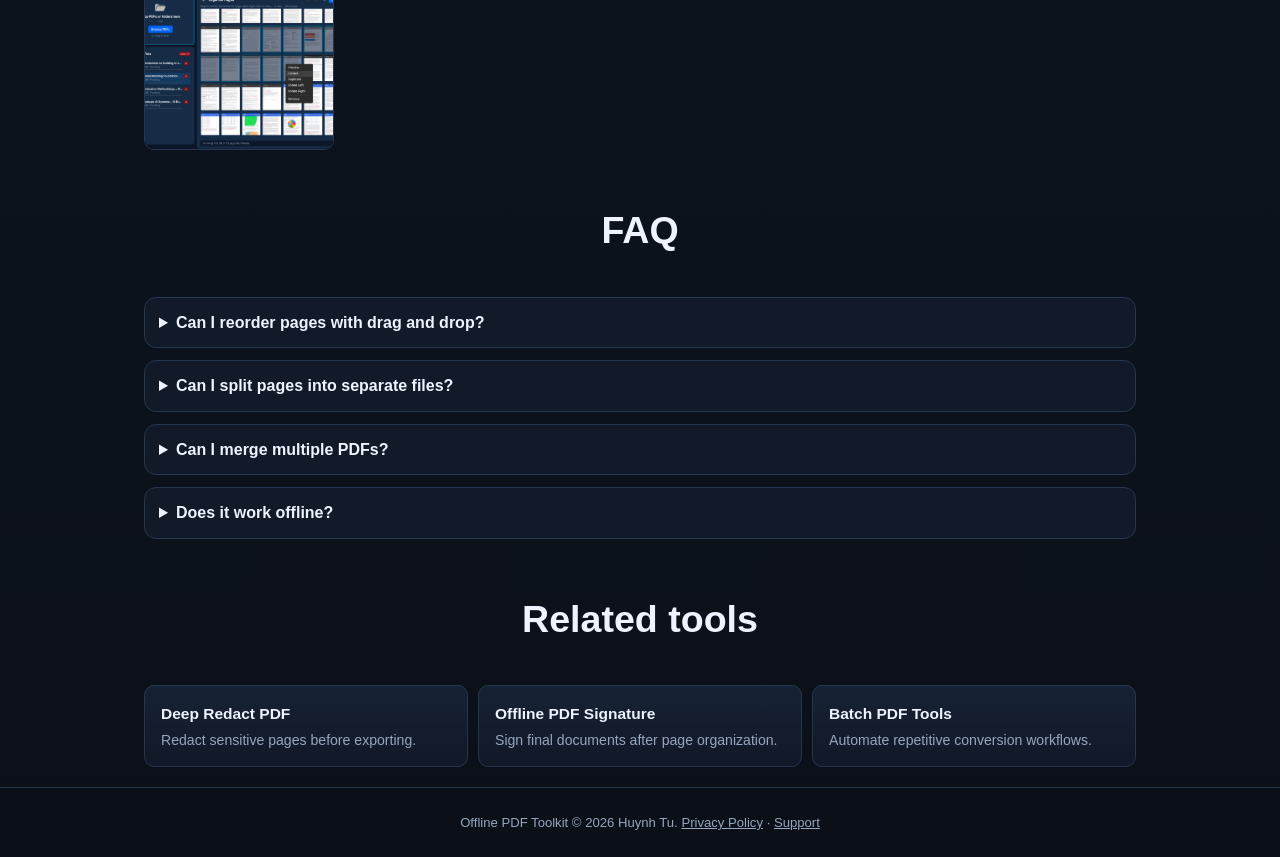
<file: organize-pdf-pages/index.html>
<!DOCTYPE html>
<html lang="en">
<head>
  <meta charset="UTF-8" />
  <meta name="viewport" content="width=device-width, initial-scale=1.0" />
  <title>Offline PDF Editor for Pages | Organize, Reorder, Merge, Split</title>
  <meta name="description" content="Offline PDF editor for page organization. Reorder, merge, split, rotate, remove pages, and clean up documents locally with no upload PDF tools." />
  <meta name="robots" content="index, follow, max-image-preview:large" />
  <link rel="canonical" href="https://offlinepdf.app/organize-pdf-pages/" />
  <link rel="alternate" hreflang="en" href="https://offlinepdf.app/organize-pdf-pages/" />
  <link rel="alternate" hreflang="x-default" href="https://offlinepdf.app/organize-pdf-pages/" />
  <meta property="og:type" content="website" />
  <meta property="og:title" content="Offline PDF Editor for Page Organization" />
  <meta property="og:description" content="Reorder, merge, split, rotate, and clean up PDF pages locally with no-upload desktop tools." />
  <meta property="og:url" content="https://offlinepdf.app/organize-pdf-pages/" />
  <meta property="og:image" content="https://offlinepdf.app/assets/screenshots/pic-raw-3.png" />
  <meta property="og:image:width" content="1200" />
  <meta property="og:image:height" content="630" />
  <meta name="twitter:card" content="summary_large_image" />
  <meta name="twitter:title" content="Offline PDF Editor for Page Organization" />
  <meta name="twitter:description" content="Reorder, split, merge, and clean up PDF pages locally with no upload." />
  <meta name="twitter:image" content="https://offlinepdf.app/assets/screenshots/pic-raw-3.png" />
  <link rel="icon" href="../assets/icon.png" />
  <link rel="apple-touch-icon" href="../assets/icon.png" />
  <link rel="stylesheet" href="../assets/style.css" />

  <script type="application/ld+json">
    {
      "@context": "https://schema.org",
      "@type": "FAQPage",
      "mainEntity": [
        {"@type":"Question","name":"Can I reorder pages with drag and drop?","acceptedAnswer":{"@type":"Answer","text":"Yes. The page manager supports visual drag-and-drop reordering."}},
        {"@type":"Question","name":"Can I split pages into separate files?","acceptedAnswer":{"@type":"Answer","text":"Yes. You can export selected pages or ranges into new PDFs."}},
        {"@type":"Question","name":"Can I merge multiple PDFs?","acceptedAnswer":{"@type":"Answer","text":"Yes. You can combine multiple documents into one output."}},
        {"@type":"Question","name":"Does it work offline?","acceptedAnswer":{"@type":"Answer","text":"Yes. The full organize workflow runs locally without uploading files."}}
      ]
    }
  </script>
</head>
<body>
  <header class="site-header"><div class="site-header__inner"><a class="brand" href="/"><img src="../assets/icon.png" alt="Offline PDF Toolkit" /><span class="brand__text"><strong>Offline PDF Toolkit</strong><small>ZERO UPLOAD · 100% LOCAL</small></span></a><nav class="nav-links"><a href="../#tools">PDF Tools</a><a href="../support/">About</a><a href="../privacy/">Privacy</a></nav><a class="btn btn--win header-cta smart-store-link" href="https://apps.microsoft.com/detail/9N2R3LXXJN6P" data-win-url="https://apps.microsoft.com/detail/9N2R3LXXJN6P" data-mac-url="https://apps.apple.com/app/offline-pdf-toolkit/id6761170707" target="_blank" rel="noopener noreferrer">Get it on your app store</a></div></header>
  <section class="hero">
    <div class="hero__content">
      <div class="hero__copy">
        <div class="hero__eyebrow">Private desktop PDF tools</div>
        <h1 class="hero__title">Organize PDF <span>Pages</span></h1>
        <p class="hero__sub">Use an offline PDF editor to reorder, split, merge, rotate, and remove pages. Everything runs locally with no upload.</p>
        <div class="download-group" id="download">
          <a class="btn btn--win" href="https://apps.microsoft.com/detail/9N2R3LXXJN6P" target="_blank" rel="noopener noreferrer">
            <svg width="18" height="18" viewBox="0 0 24 24" fill="currentColor" aria-hidden="true">
              <path d="M2 3.5L11 2v9H2v-7.5zM13 1.8l9-1.3V11h-9V1.8zM2 13h9v9L2 20.7V13zM13 13h9v9.5l-9-1.3V13z"/>
            </svg>
            Get on Microsoft Store
          </a>
          <a class="btn btn--mac" href="https://apps.apple.com/app/offline-pdf-toolkit/id6761170707" target="_blank" rel="noopener noreferrer">
            <svg width="18" height="18" viewBox="0 0 24 24" fill="currentColor" aria-hidden="true">
              <path d="M18.71 19.5c-.83 1.24-1.71 2.45-3.05 2.47-1.34.03-1.77-.79-3.29-.79-1.53 0-2 .77-3.27.82-1.31.05-2.3-1.32-3.14-2.53C4.25 17 2.94 12.45 4.7 9.39c.87-1.52 2.43-2.48 4.12-2.51 1.28-.02 2.5.87 3.29.87.78 0 2.26-1.07 3.8-.91.65.03 2.47.26 3.64 1.98l-.09.06c-.22.15-2.18 1.27-2.16 3.8.03 3.02 2.65 4.03 2.68 4.04l-.07.28zM13 3.5c.73-.83 1.94-1.46 2.94-1.5.13 1.17-.34 2.35-1.04 3.19-.69.85-1.83 1.51-2.95 1.42-.15-1.15.41-2.35 1.05-3.11z"/>
            </svg>
            Get on Mac App Store
          </a>
        </div>
        <p class="download-note">One-time purchase. No subscription. No account required.</p>
        <div class="hero__chips" aria-label="Key benefits">
          <span class="chip">100% Offline</span>
          <span class="chip">No Upload</span>
          <span class="chip">Free to Get Started</span>
          <span class="chip">Windows + macOS</span>
        </div>
      </div>
      <div class="hero__visual" aria-label="Offline PDF Toolkit app preview">
        <div class="hero__frame">
          <img src="../assets/screenshots/pic-raw-2.png" alt="Offline PDF Toolkit desktop app showing PDF tools" loading="eager" />
        </div>
      </div>
    </div>
  </section>
  <section class="section"><h2 class="section__title">Offline PDF editor page tools</h2><div class="tools-grid"><article class="tool-item"><h4>Reorder</h4><p>Drag and drop pages into any order.</p></article><article class="tool-item"><h4>Split & Extract</h4><p>Export selected pages to new files.</p></article><article class="tool-item"><h4>Merge</h4><p>Combine multiple PDFs into one output.</p></article></div></section>

  <section class="section section--tight">
    <h2 class="section__title">What you can do</h2>
    <div class="tools-grid">
      <article class="tool-item"><h4>Visual thumbnails</h4><p>Inspect every page before rearranging.</p></article>
      <article class="tool-item"><h4>Multi-page selection</h4><p>Select and move/remove many pages quickly.</p></article>
      <article class="tool-item"><h4>Page cleanup</h4><p>Remove unwanted pages before sharing.</p></article>
      <article class="tool-item"><h4>Split output</h4><p>Create smaller PDFs for separate recipients.</p></article>
      <article class="tool-item"><h4>Merge sets</h4><p>Join reports and attachments in one file.</p></article>
      <article class="tool-item"><h4>Local processing</h4><p>Documents stay on your device with a local PDF toolkit instead of browser upload flows.</p></article>
    </div>
  </section>

  <section class="section section--tight">
    <h2 class="section__title">Preview</h2>
    <div class="shots">
      <a href="../assets/screenshots/pic-raw-3.png"><img src="../assets/screenshots/pic-raw-3.png" alt="Organize PDF pages tool preview" loading="lazy" /></a>
    </div>
  </section>

  <section class="section section--tight">
    <h2 class="section__title">FAQ</h2>
    <div class="faq">
      <details><summary>Can I reorder pages with drag and drop?</summary><p>Yes. The page manager supports visual drag-and-drop reordering.</p></details>
      <details><summary>Can I split pages into separate files?</summary><p>Yes. You can export selected pages or ranges into new PDFs.</p></details>
      <details><summary>Can I merge multiple PDFs?</summary><p>Yes. You can combine multiple documents into one output.</p></details>
      <details><summary>Does it work offline?</summary><p>Yes. The full organize workflow runs locally without uploading files.</p></details>
    </div>
  </section>

  <section class="section section--tight">
    <h2 class="section__title">Related tools</h2>
    <div class="tools-grid">
      <article class="tool-item"><h4><a href="../deep-redact-pdf/">Deep Redact PDF</a></h4><p>Redact sensitive pages before exporting.</p></article>
      <article class="tool-item"><h4><a href="../offline-pdf-signature/">Offline PDF Signature</a></h4><p>Sign final documents after page organization.</p></article>
      <article class="tool-item"><h4><a href="../batch-pdf-tools/">Batch PDF Tools</a></h4><p>Automate repetitive conversion workflows.</p></article>
    </div>
  </section>

  <footer>
    <p>
      Offline PDF Toolkit &copy; 2026 Huynh Tu.
      <a href="../privacy/">Privacy Policy</a>
      &middot;
      <a href="../support/">Support</a>
    </p>
  </footer>

  <script>
    (() => {
      const smartStoreLinks = document.querySelectorAll('.smart-store-link');
      const ua = navigator.userAgent || '';
      const platform = navigator.platform || '';
      const isMac = /Mac|iPhone|iPad|iPod/i.test(platform) || /Mac|iPhone|iPad|iPod/i.test(ua);
      const selectedStoreUrl = isMac
        ? 'https://apps.apple.com/app/offline-pdf-toolkit/id6761170707'
        : 'https://apps.microsoft.com/detail/9N2R3LXXJN6P';
      smartStoreLinks.forEach((link) => link.setAttribute('href', selectedStoreUrl));
    })();
  </script>
</body>
</html>
</file>
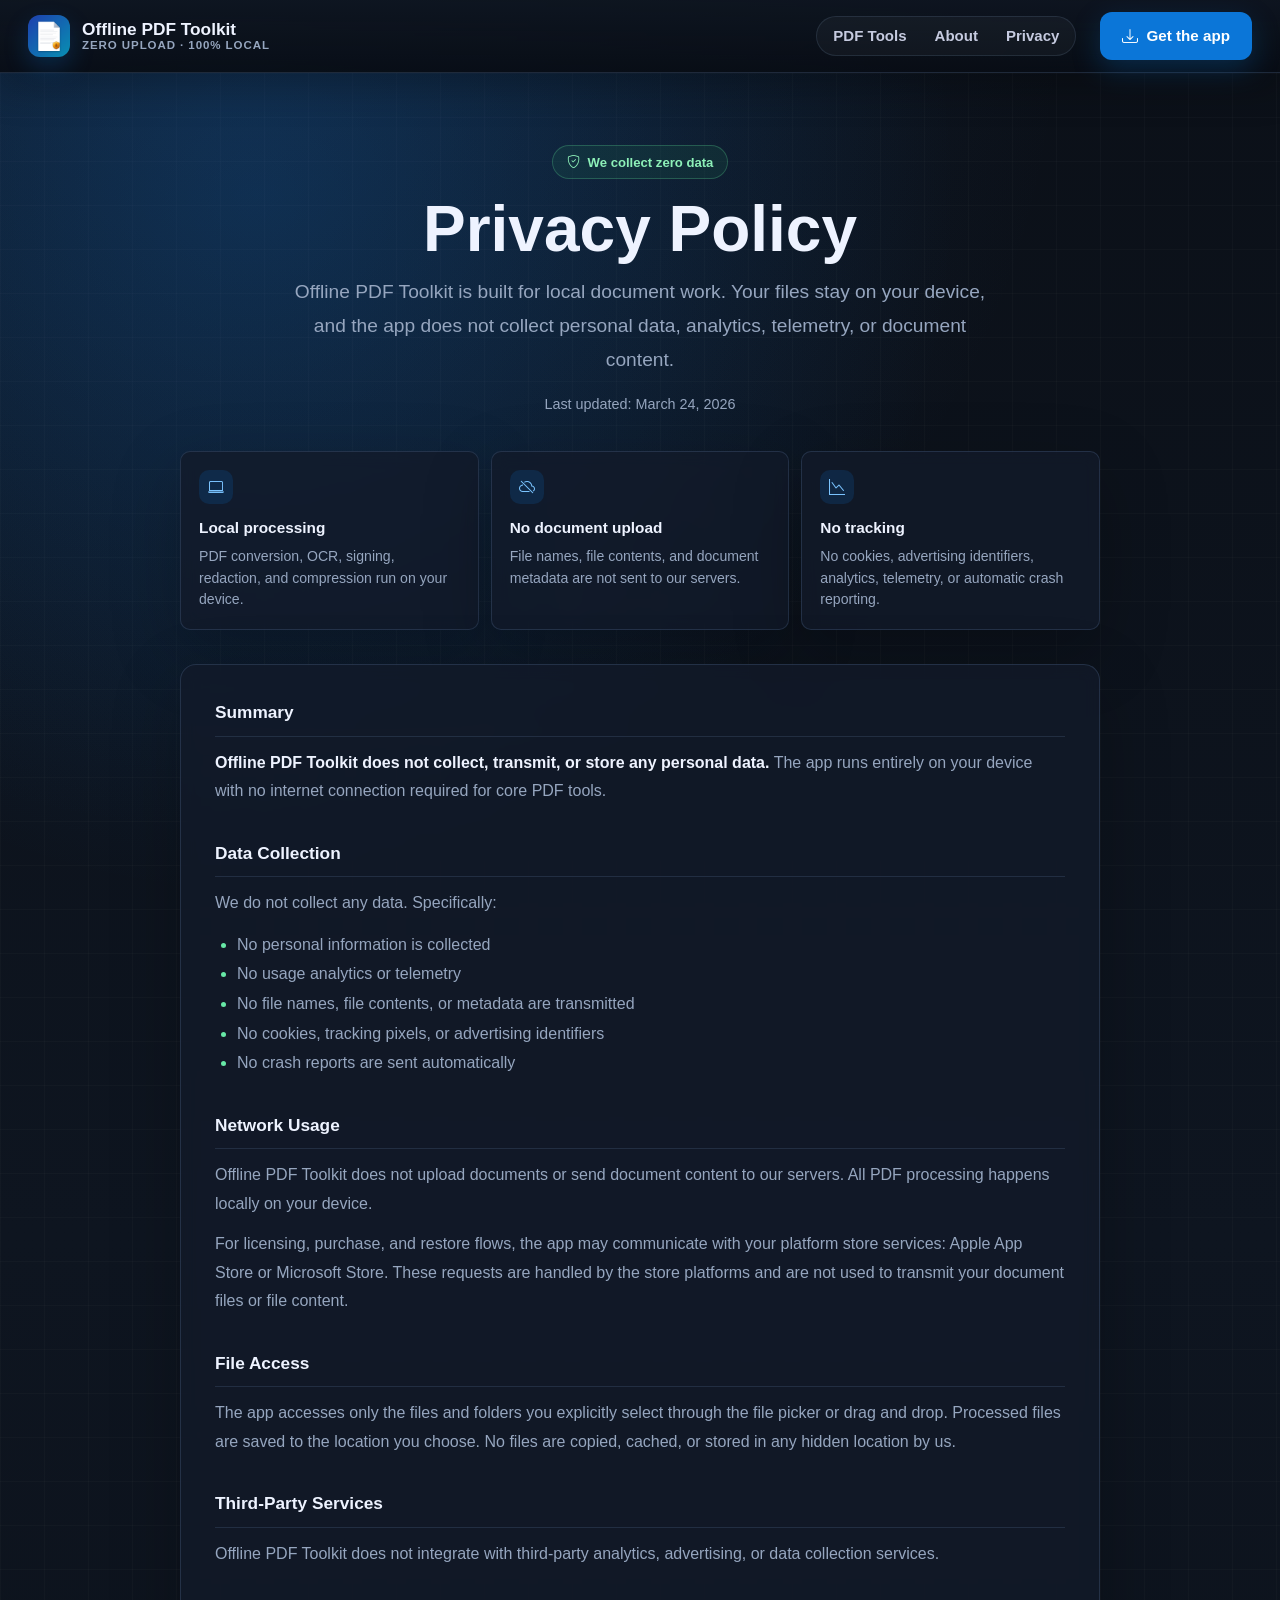
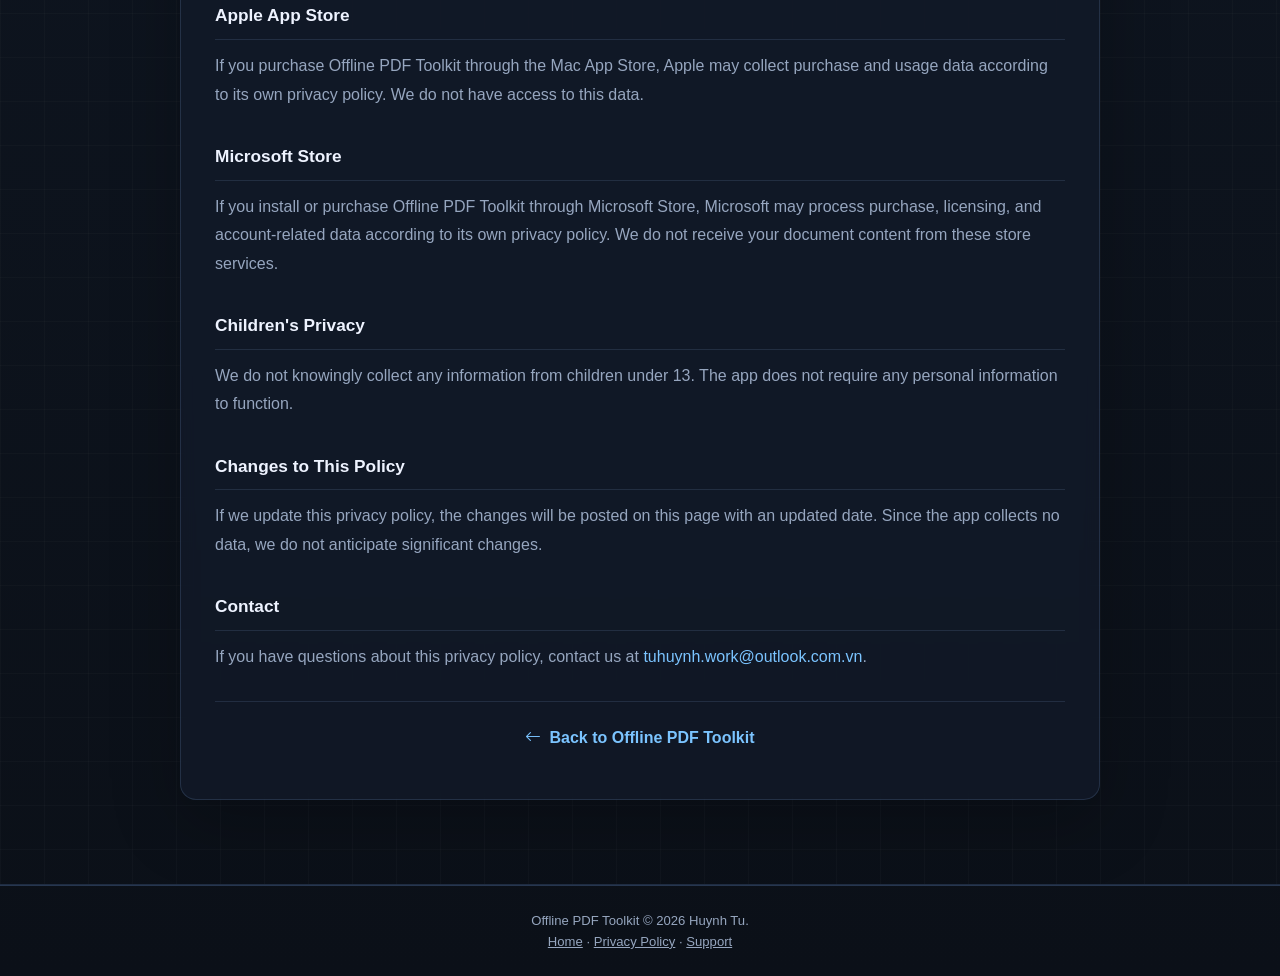
<file: privacy/index.html>
<!DOCTYPE html>
<html lang="en">
<head>
  <meta charset="UTF-8" />
  <meta name="viewport" content="width=device-width, initial-scale=1.0" />
  <title>Privacy Policy — Offline PDF Toolkit | No Data Collection, 100% Offline</title>
  <meta name="description" content="Offline PDF Toolkit Privacy Policy: We don't collect, track, or transmit any personal data. 100% offline operation, zero telemetry, complete transparency." />
  <meta name="robots" content="index, follow" />
  <link rel="canonical" href="https://offlinepdf.app/privacy/" />
  <link rel="alternate" hreflang="en" href="https://offlinepdf.app/privacy/" />
  <link rel="alternate" hreflang="x-default" href="https://offlinepdf.app/privacy/" />
  <meta property="og:type" content="article" />
  <meta property="og:title" content="Privacy Policy — Offline PDF Toolkit" />
  <meta property="og:description" content="Read our comprehensive privacy policy. Offline PDF Toolkit collects zero user data." />
  <meta property="og:url" content="https://offlinepdf.app/privacy/" />
  <meta property="og:image" content="https://offlinepdf.app/assets/icon.png" />
  <meta property="og:image:width" content="1200" />
  <meta property="og:image:height" content="630" />
  <meta name="twitter:card" content="summary" />
  <meta name="twitter:title" content="Privacy Policy — Offline PDF Toolkit" />
  <meta name="twitter:description" content="Offline PDF Toolkit Privacy Policy: Zero data collection, no telemetry, complete privacy." />
  <link rel="stylesheet" href="https://cdn.jsdelivr.net/npm/bootstrap-icons@1.11.3/font/bootstrap-icons.min.css" />
  
  <script type="application/ld+json">
    {
      "@context": "https://schema.org",
      "@type": "WebPage",
      "name": "Privacy Policy",
      "url": "https://offlinepdf.app/privacy/",
      "description": "Privacy policy for Offline PDF Toolkit - complete transparency on data handling",
      "isPartOf": {
        "@type": "WebSite",
        "name": "Offline PDF Toolkit",
        "url": "https://offlinepdf.app/"
      }
    }
  </script>
  
  <link rel="icon" href="../assets/icon.png" />
  <link rel="stylesheet" href="../assets/style.css" />
</head>
<body>

  <style>
    .policy-page {
      position: relative;
      overflow: hidden;
      padding: 72px 24px 84px;
      border-bottom: 1px solid rgba(38, 54, 79, 0.75);
    }

    .policy-page::before {
      content: "";
      position: absolute;
      inset: 0;
      background:
        radial-gradient(circle at 20% 5%, rgba(11, 118, 216, 0.2), transparent 28%),
        linear-gradient(rgba(255, 255, 255, 0.018) 1px, transparent 1px),
        linear-gradient(90deg, rgba(255, 255, 255, 0.018) 1px, transparent 1px);
      background-size: auto, 44px 44px, 44px 44px;
      pointer-events: none;
      z-index: 0;
    }

    .policy {
      position: relative;
      z-index: 1;
      width: min(920px, 100%);
      margin: 0 auto;
    }

    .policy__hero {
      text-align: center;
      margin-bottom: 28px;
    }

    .policy__badge {
      display: inline-flex;
      align-items: center;
      gap: 8px;
      min-height: 34px;
      padding: 0 14px;
      margin-bottom: 18px;
      border: 1px solid rgba(91, 210, 145, 0.28);
      border-radius: 999px;
      background: rgba(38, 137, 85, 0.14);
      color: #8df0b8;
      font-size: 0.82rem;
      font-weight: 800;
    }

    .policy h1 {
      font-size: clamp(2.4rem, 7vw, 4rem);
      line-height: 1;
      letter-spacing: 0;
      margin-bottom: 14px;
      color: var(--text);
    }

    .policy__lede {
      max-width: 700px;
      margin: 0 auto;
      color: var(--muted);
      font-size: clamp(1.03rem, 2vw, 1.2rem);
      line-height: 1.7;
    }

    .policy__date {
      margin-top: 14px;
      color: #71829a;
      font-size: 0.9rem;
    }

    .policy__summary {
      display: grid;
      grid-template-columns: repeat(3, minmax(0, 1fr));
      gap: 12px;
      margin: 34px 0;
    }

    .policy__summary-item,
    .policy__content {
      border: 1px solid rgba(88, 116, 154, 0.28);
      background: rgba(18, 26, 41, 0.78);
      box-shadow: 0 22px 70px rgba(0, 0, 0, 0.22);
      backdrop-filter: blur(8px);
    }

    .policy__summary-item {
      border-radius: 10px;
      padding: 18px;
    }

    .policy__summary-item i {
      display: inline-grid;
      place-items: center;
      width: 34px;
      height: 34px;
      margin-bottom: 12px;
      border-radius: 10px;
      background: rgba(11, 118, 216, 0.16);
      color: #7bc4ff;
      font-size: 1rem;
    }

    .policy__summary-item strong {
      display: block;
      margin-bottom: 5px;
      color: var(--text);
      font-size: 0.96rem;
    }

    .policy__summary-item span {
      display: block;
      color: var(--muted);
      font-size: 0.88rem;
      line-height: 1.55;
    }

    .policy__content {
      border-radius: 16px;
      padding: 34px;
    }

    .policy h2 {
      color: var(--text);
      font-size: 1.08rem;
      margin: 34px 0 12px;
      padding-bottom: 9px;
      border-bottom: 1px solid rgba(88, 116, 154, 0.24);
    }

    .policy h2:first-child { margin-top: 0; }
    .policy p { color: var(--muted); line-height: 1.78; margin-bottom: 12px; }
    .policy strong { color: var(--text); }
    .policy ul { color: var(--muted); line-height: 1.85; padding-left: 22px; margin-bottom: 12px; }
    .policy li::marker { color: #67e8a6; }
    .policy a { color: #7bc4ff; text-decoration: none; }
    .policy a:hover { text-decoration: underline; }

    .policy__back {
      margin-top: 30px;
      padding-top: 22px;
      border-top: 1px solid rgba(88, 116, 154, 0.24);
      text-align: center;
    }

    .policy__back a {
      display: inline-flex;
      align-items: center;
      gap: 8px;
      font-weight: 750;
    }

    @media (max-width: 700px) {
      .policy-page { padding: 42px 16px 56px; }
      .policy__summary { grid-template-columns: 1fr; }
      .policy__content { padding: 24px 18px; border-radius: 12px; }
    }
  </style>

  <header class="site-header">
    <div class="site-header__inner">
      <a class="brand" href="../">
        <img src="../assets/icon.png" alt="Offline PDF Toolkit" />
        <span class="brand__text">
          <strong>Offline PDF Toolkit</strong>
          <small>ZERO UPLOAD · 100% LOCAL</small>
        </span>
      </a>
      <nav class="nav-links" aria-label="Primary navigation">
        <a href="../#tools">PDF Tools</a>
        <a href="../support/">About</a>
        <a href="./">Privacy</a>
      </nav>
      <a class="btn btn--win header-cta smart-store-link"
         href="https://apps.microsoft.com/detail/9N2R3LXXJN6P"
         data-win-url="https://apps.microsoft.com/detail/9N2R3LXXJN6P"
         data-mac-url="https://apps.apple.com/app/offline-pdf-toolkit/id6761170707"
         target="_blank" rel="noopener noreferrer">
        <i class="bi bi-download" aria-hidden="true"></i>
        Get the app
      </a>
    </div>
  </header>

  <main class="policy-page">
    <section class="policy" aria-labelledby="privacy-title">
      <div class="policy__hero">
        <span class="policy__badge"><i class="bi bi-shield-check" aria-hidden="true"></i> We collect zero data</span>
        <h1 id="privacy-title">Privacy Policy</h1>
        <p class="policy__lede">Offline PDF Toolkit is built for local document work. Your files stay on your device, and the app does not collect personal data, analytics, telemetry, or document content.</p>
        <p class="policy__date">Last updated: March 24, 2026</p>
      </div>

      <div class="policy__summary" aria-label="Privacy summary">
        <div class="policy__summary-item">
          <i class="bi bi-laptop" aria-hidden="true"></i>
          <strong>Local processing</strong>
          <span>PDF conversion, OCR, signing, redaction, and compression run on your device.</span>
        </div>
        <div class="policy__summary-item">
          <i class="bi bi-cloud-slash" aria-hidden="true"></i>
          <strong>No document upload</strong>
          <span>File names, file contents, and document metadata are not sent to our servers.</span>
        </div>
        <div class="policy__summary-item">
          <i class="bi bi-graph-down" aria-hidden="true"></i>
          <strong>No tracking</strong>
          <span>No cookies, advertising identifiers, analytics, telemetry, or automatic crash reporting.</span>
        </div>
      </div>

      <div class="policy__content">
        <h2>Summary</h2>
        <p><strong>Offline PDF Toolkit does not collect, transmit, or store any personal data.</strong> The app runs entirely on your device with no internet connection required for core PDF tools.</p>

        <h2>Data Collection</h2>
        <p>We do not collect any data. Specifically:</p>
        <ul>
          <li>No personal information is collected</li>
          <li>No usage analytics or telemetry</li>
          <li>No file names, file contents, or metadata are transmitted</li>
          <li>No cookies, tracking pixels, or advertising identifiers</li>
          <li>No crash reports are sent automatically</li>
        </ul>

        <h2>Network Usage</h2>
        <p>Offline PDF Toolkit does not upload documents or send document content to our servers. All PDF processing happens locally on your device.</p>
        <p>For licensing, purchase, and restore flows, the app may communicate with your platform store services: Apple App Store or Microsoft Store. These requests are handled by the store platforms and are not used to transmit your document files or file content.</p>

        <h2>File Access</h2>
        <p>The app accesses only the files and folders you explicitly select through the file picker or drag and drop. Processed files are saved to the location you choose. No files are copied, cached, or stored in any hidden location by us.</p>

        <h2>Third-Party Services</h2>
        <p>Offline PDF Toolkit does not integrate with third-party analytics, advertising, or data collection services.</p>

        <h2>Apple App Store</h2>
        <p>If you purchase Offline PDF Toolkit through the Mac App Store, Apple may collect purchase and usage data according to its own privacy policy. We do not have access to this data.</p>

        <h2>Microsoft Store</h2>
        <p>If you install or purchase Offline PDF Toolkit through Microsoft Store, Microsoft may process purchase, licensing, and account-related data according to its own privacy policy. We do not receive your document content from these store services.</p>

        <h2>Children's Privacy</h2>
        <p>We do not knowingly collect any information from children under 13. The app does not require any personal information to function.</p>

        <h2>Changes to This Policy</h2>
        <p>If we update this privacy policy, the changes will be posted on this page with an updated date. Since the app collects no data, we do not anticipate significant changes.</p>

        <h2>Contact</h2>
        <p>If you have questions about this privacy policy, contact us at <a href="mailto:tuhuynh.work@outlook.com.vn">tuhuynh.work@outlook.com.vn</a>.</p>

        <p class="policy__back">
          <a href="../"><i class="bi bi-arrow-left" aria-hidden="true"></i> Back to Offline PDF Toolkit</a>
        </p>
      </div>
    </section>
  </main>

  <footer>
    Offline PDF Toolkit &copy; 2026 Huynh Tu.
    <br />
    <a href="../">Home</a>
    &middot;
    <a href="./">Privacy Policy</a>
    &middot;
    <a href="../support/">Support</a>
  </footer>

  <script>
    (() => {
      const smartStoreLinks = document.querySelectorAll('.smart-store-link');

      function isMac() {
        const ua = navigator.userAgent || '';
        const platform = navigator.platform || '';
        return /Mac|iPhone|iPad|iPod/i.test(platform) || /Mac|iPhone|iPad|iPod/i.test(ua);
      }

      const selectedStoreUrl = isMac()
        ? 'https://apps.apple.com/app/offline-pdf-toolkit/id6761170707'
        : 'https://apps.microsoft.com/detail/9N2R3LXXJN6P';

      smartStoreLinks.forEach((link) => {
        link.setAttribute('href', selectedStoreUrl);
      });
    })();
  </script>

</body>
</html>
</file>
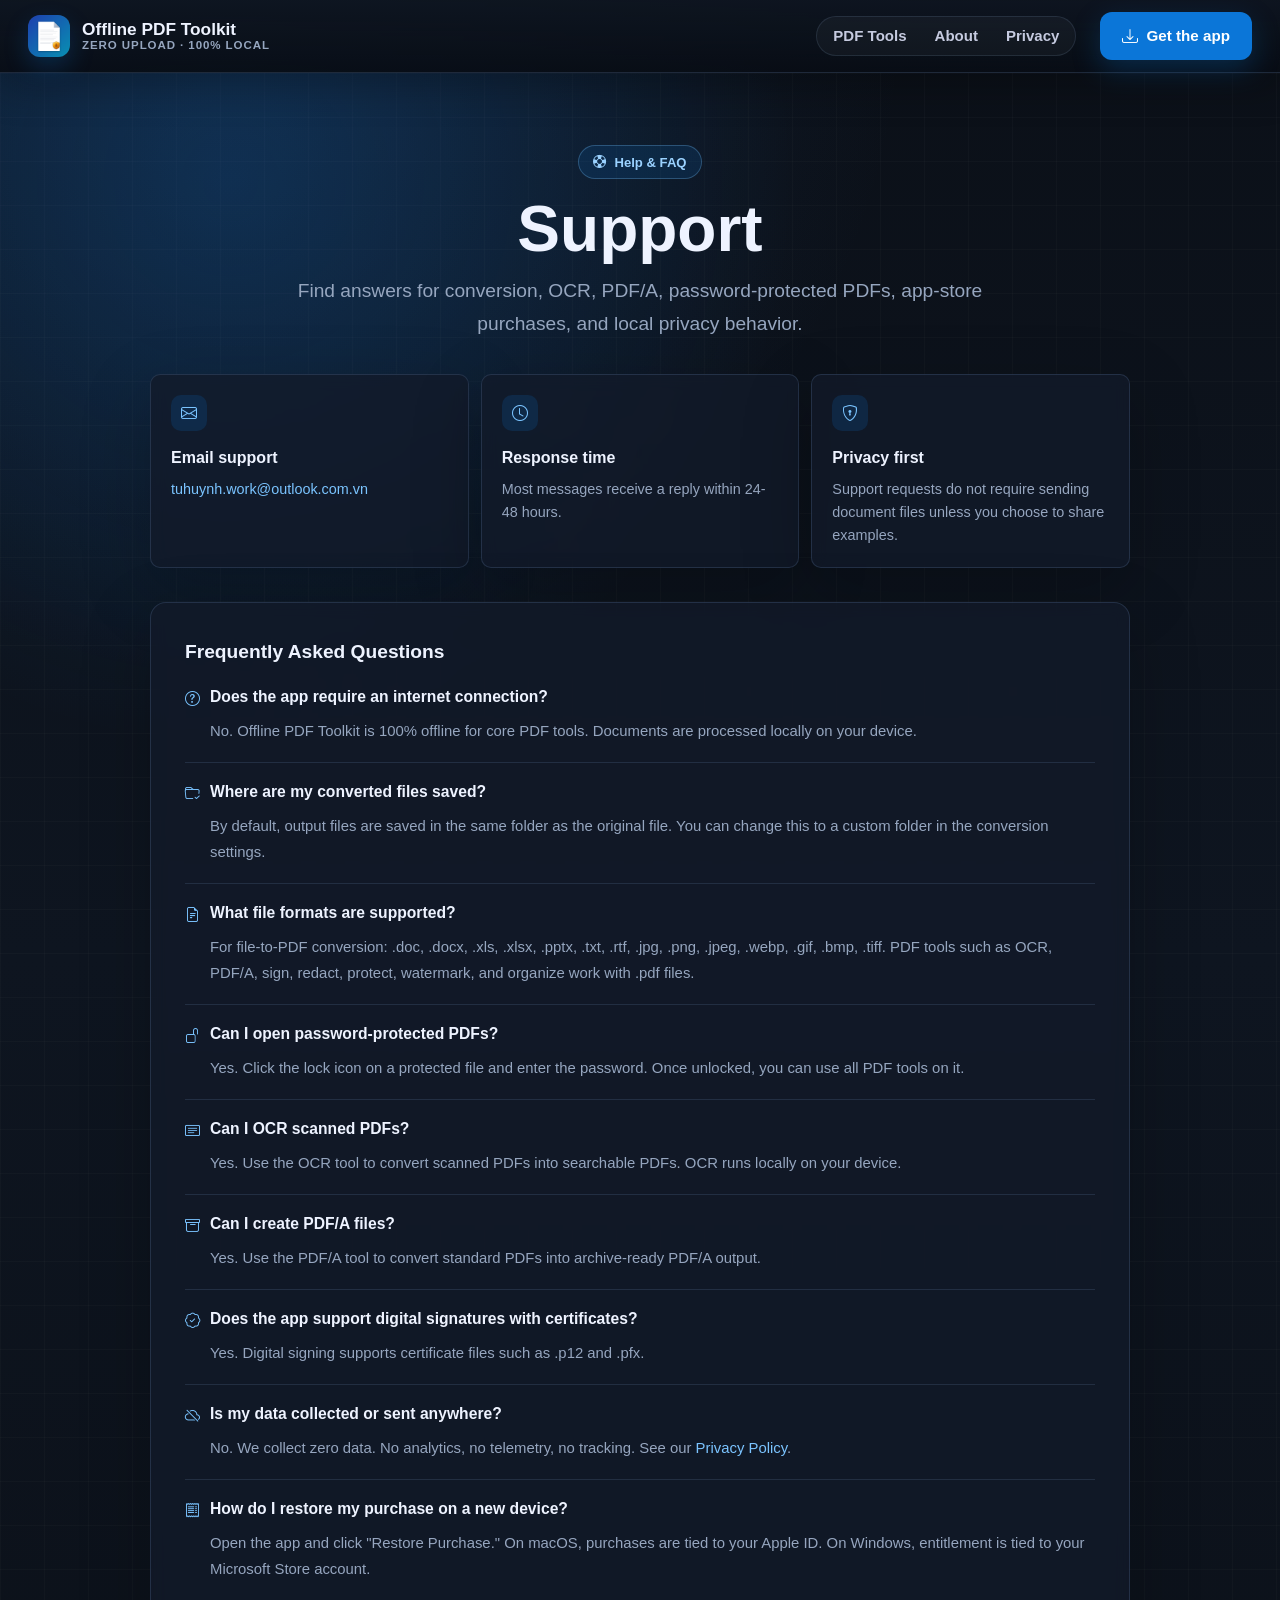
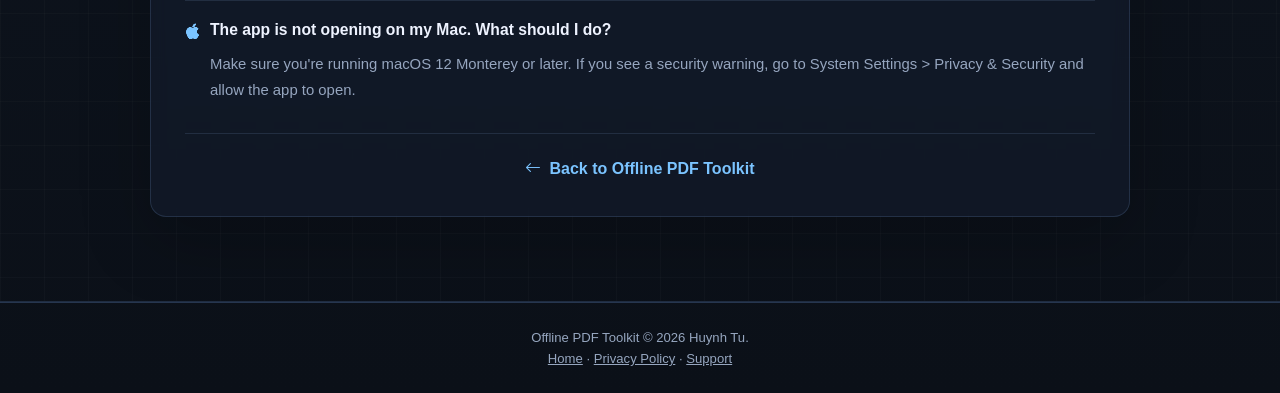
<file: support/index.html>
<!DOCTYPE html>
<html lang="en">
<head>
  <meta charset="UTF-8" />
  <meta name="viewport" content="width=device-width, initial-scale=1.0" />
  <title>Support & FAQ — Offline PDF Toolkit | PDF Conversion Help & Troubleshooting</title>
  <meta name="description" content="Offline PDF Toolkit support & FAQ: conversion, OCR, PDF/A, digital sign, password protection, automation, and troubleshooting." />
  <meta name="robots" content="index, follow" />
  <link rel="canonical" href="https://offlinepdf.app/support/" />
  <link rel="alternate" hreflang="en" href="https://offlinepdf.app/support/" />
  <link rel="alternate" hreflang="x-default" href="https://offlinepdf.app/support/" />
  <meta property="og:type" content="website" />
  <meta property="og:title" content="Support & FAQ — Offline PDF Toolkit" />
  <meta property="og:description" content="Help & FAQ for Offline PDF Toolkit, including OCR, PDF/A, digital signing, automation, and file formats." />
  <meta property="og:url" content="https://offlinepdf.app/support/" />
  <meta property="og:image" content="https://offlinepdf.app/assets/icon.png" />
  <meta property="og:image:width" content="1200" />
  <meta property="og:image:height" content="630" />
  <meta name="twitter:card" content="summary" />
  <meta name="twitter:title" content="Support & FAQ — Offline PDF Toolkit" />
  <meta name="twitter:description" content="Get help with Offline PDF Toolkit: FAQ, troubleshooting, file format support." />
  <link rel="stylesheet" href="https://cdn.jsdelivr.net/npm/bootstrap-icons@1.11.3/font/bootstrap-icons.min.css" />
  
  <script type="application/ld+json">
    {
      "@context": "https://schema.org",
      "@type": "FAQPage",
      "mainEntity": [
        {
          "@type": "Question",
          "name": "Does the app require an internet connection?",
          "acceptedAnswer": {
            "@type": "Answer",
            "text": "No internet connection is required for core PDF tools. Documents are processed locally on your device."
          }
        },
        {
          "@type": "Question",
          "name": "What file formats are supported?",
          "acceptedAnswer": {
            "@type": "Answer",
            "text": "For file-to-PDF conversion: .doc, .docx, .xls, .xlsx, .pptx, .txt, .rtf, .jpg, .png, .jpeg, .webp, .gif, .bmp, .tiff. PDF tools work with .pdf files."
          }
        }
      ]
    }
  </script>
  
  <link rel="icon" href="../assets/icon.png" />
  <link rel="stylesheet" href="../assets/style.css" />
</head>
<body>

  <style>
    .support-page {
      position: relative;
      overflow: hidden;
      padding: 72px 24px 84px;
      border-bottom: 1px solid rgba(38, 54, 79, 0.75);
    }

    .support-page::before {
      content: "";
      position: absolute;
      inset: 0;
      background:
        radial-gradient(circle at 18% 6%, rgba(11, 118, 216, 0.2), transparent 28%),
        linear-gradient(rgba(255, 255, 255, 0.018) 1px, transparent 1px),
        linear-gradient(90deg, rgba(255, 255, 255, 0.018) 1px, transparent 1px);
      background-size: auto, 44px 44px, 44px 44px;
      pointer-events: none;
      z-index: 0;
    }

    .support-wrap {
      position: relative;
      z-index: 1;
      width: min(980px, 100%);
      margin: 0 auto;
    }

    .support-hero {
      text-align: center;
      margin-bottom: 34px;
    }

    .support-eyebrow {
      display: inline-flex;
      align-items: center;
      gap: 8px;
      min-height: 34px;
      padding: 0 14px;
      margin-bottom: 18px;
      border: 1px solid rgba(123, 196, 255, 0.28);
      border-radius: 999px;
      background: rgba(11, 118, 216, 0.14);
      color: #9bd2ff;
      font-size: 0.82rem;
      font-weight: 800;
    }

    .support-wrap h1 {
      font-size: clamp(2.35rem, 7vw, 4rem);
      line-height: 1;
      letter-spacing: 0;
      margin-bottom: 14px;
      color: var(--text);
    }

    .support-lede {
      max-width: 720px;
      margin: 0 auto;
      color: var(--muted);
      font-size: clamp(1.03rem, 2vw, 1.2rem);
      line-height: 1.7;
    }

    .support-grid {
      display: grid;
      grid-template-columns: repeat(3, minmax(0, 1fr));
      gap: 12px;
      margin: 0 0 34px;
    }

    .support-card,
    .faq-list {
      border: 1px solid rgba(88, 116, 154, 0.28);
      background: rgba(18, 26, 41, 0.78);
      box-shadow: 0 22px 70px rgba(0, 0, 0, 0.22);
      backdrop-filter: blur(8px);
    }

    .support-card {
      min-height: 170px;
      border-radius: 10px;
      padding: 20px;
    }

    .support-card i {
      display: inline-grid;
      place-items: center;
      width: 36px;
      height: 36px;
      margin-bottom: 14px;
      border-radius: 10px;
      background: rgba(11, 118, 216, 0.16);
      color: #7bc4ff;
      font-size: 1rem;
    }

    .support-card h2 {
      margin: 0 0 7px;
      color: var(--text);
      font-size: 1rem;
    }

    .support-card p {
      margin: 0;
      color: var(--muted);
      font-size: 0.9rem;
      line-height: 1.6;
    }

    .support-wrap a {
      color: #7bc4ff;
      text-decoration: none;
    }

    .support-wrap a:hover { text-decoration: underline; }

    .faq-list {
      border-radius: 16px;
      padding: 34px;
    }

    .faq-list h2 {
      margin: 0 0 18px;
      color: var(--text);
      font-size: 1.2rem;
    }

    .faq-item {
      padding: 18px 0;
      border-top: 1px solid rgba(88, 116, 154, 0.24);
    }

    .faq-item:first-of-type { border-top: none; padding-top: 0; }
    .faq-item:last-of-type { padding-bottom: 0; }

    .faq-q {
      display: flex;
      align-items: flex-start;
      gap: 10px;
      margin-bottom: 8px;
      color: var(--text);
      font-size: 0.98rem;
      font-weight: 760;
      line-height: 1.45;
    }

    .faq-q i {
      flex: 0 0 auto;
      margin-top: 2px;
      color: #7bc4ff;
      font-size: 0.95rem;
    }

    .faq-a {
      margin: 0;
      padding-left: 25px;
      color: var(--muted);
      font-size: 0.93rem;
      line-height: 1.75;
    }

    .support-back {
      margin-top: 30px;
      padding-top: 22px;
      border-top: 1px solid rgba(88, 116, 154, 0.24);
      text-align: center;
    }

    .support-back a {
      display: inline-flex;
      align-items: center;
      gap: 8px;
      font-weight: 750;
    }

    @media (max-width: 800px) {
      .support-grid { grid-template-columns: 1fr; }
      .support-card { min-height: auto; }
    }

    @media (max-width: 700px) {
      .support-page { padding: 42px 16px 56px; }
      .faq-list { padding: 24px 18px; border-radius: 12px; }
      .faq-a { padding-left: 0; }
    }
  </style>

  <header class="site-header">
    <div class="site-header__inner">
      <a class="brand" href="../">
        <img src="../assets/icon.png" alt="Offline PDF Toolkit" />
        <span class="brand__text">
          <strong>Offline PDF Toolkit</strong>
          <small>ZERO UPLOAD · 100% LOCAL</small>
        </span>
      </a>
      <nav class="nav-links" aria-label="Primary navigation">
        <a href="../#tools">PDF Tools</a>
        <a href="./">About</a>
        <a href="../privacy/">Privacy</a>
      </nav>
      <a class="btn btn--win header-cta smart-store-link"
         href="https://apps.microsoft.com/detail/9N2R3LXXJN6P"
         data-win-url="https://apps.microsoft.com/detail/9N2R3LXXJN6P"
         data-mac-url="https://apps.apple.com/app/offline-pdf-toolkit/id6761170707"
         target="_blank" rel="noopener noreferrer">
        <i class="bi bi-download" aria-hidden="true"></i>
        Get the app
      </a>
    </div>
  </header>

  <main class="support-page">
    <section class="support-wrap" aria-labelledby="support-title">
      <div class="support-hero">
        <span class="support-eyebrow"><i class="bi bi-life-preserver" aria-hidden="true"></i> Help & FAQ</span>
        <h1 id="support-title">Support</h1>
        <p class="support-lede">Find answers for conversion, OCR, PDF/A, password-protected PDFs, app-store purchases, and local privacy behavior.</p>
      </div>

      <div class="support-grid" aria-label="Support options">
        <article class="support-card">
          <i class="bi bi-envelope" aria-hidden="true"></i>
          <h2>Email support</h2>
          <p><a href="mailto:tuhuynh.work@outlook.com.vn">tuhuynh.work@outlook.com.vn</a></p>
        </article>
        <article class="support-card">
          <i class="bi bi-clock" aria-hidden="true"></i>
          <h2>Response time</h2>
          <p>Most messages receive a reply within 24-48 hours.</p>
        </article>
        <article class="support-card">
          <i class="bi bi-shield-lock" aria-hidden="true"></i>
          <h2>Privacy first</h2>
          <p>Support requests do not require sending document files unless you choose to share examples.</p>
        </article>
      </div>

      <div class="faq-list">
        <h2>Frequently Asked Questions</h2>

        <div class="faq-item">
          <p class="faq-q"><i class="bi bi-question-circle" aria-hidden="true"></i> Does the app require an internet connection?</p>
          <p class="faq-a">No. Offline PDF Toolkit is 100% offline for core PDF tools. Documents are processed locally on your device.</p>
        </div>

        <div class="faq-item">
          <p class="faq-q"><i class="bi bi-folder-check" aria-hidden="true"></i> Where are my converted files saved?</p>
          <p class="faq-a">By default, output files are saved in the same folder as the original file. You can change this to a custom folder in the conversion settings.</p>
        </div>

        <div class="faq-item">
          <p class="faq-q"><i class="bi bi-file-earmark-text" aria-hidden="true"></i> What file formats are supported?</p>
          <p class="faq-a">For file-to-PDF conversion: .doc, .docx, .xls, .xlsx, .pptx, .txt, .rtf, .jpg, .png, .jpeg, .webp, .gif, .bmp, .tiff. PDF tools such as OCR, PDF/A, sign, redact, protect, watermark, and organize work with .pdf files.</p>
        </div>

        <div class="faq-item">
          <p class="faq-q"><i class="bi bi-unlock" aria-hidden="true"></i> Can I open password-protected PDFs?</p>
          <p class="faq-a">Yes. Click the lock icon on a protected file and enter the password. Once unlocked, you can use all PDF tools on it.</p>
        </div>

        <div class="faq-item">
          <p class="faq-q"><i class="bi bi-card-text" aria-hidden="true"></i> Can I OCR scanned PDFs?</p>
          <p class="faq-a">Yes. Use the OCR tool to convert scanned PDFs into searchable PDFs. OCR runs locally on your device.</p>
        </div>

        <div class="faq-item">
          <p class="faq-q"><i class="bi bi-archive" aria-hidden="true"></i> Can I create PDF/A files?</p>
          <p class="faq-a">Yes. Use the PDF/A tool to convert standard PDFs into archive-ready PDF/A output.</p>
        </div>

        <div class="faq-item">
          <p class="faq-q"><i class="bi bi-patch-check" aria-hidden="true"></i> Does the app support digital signatures with certificates?</p>
          <p class="faq-a">Yes. Digital signing supports certificate files such as .p12 and .pfx.</p>
        </div>

        <div class="faq-item">
          <p class="faq-q"><i class="bi bi-cloud-slash" aria-hidden="true"></i> Is my data collected or sent anywhere?</p>
          <p class="faq-a">No. We collect zero data. No analytics, no telemetry, no tracking. See our <a href="../privacy/">Privacy Policy</a>.</p>
        </div>

        <div class="faq-item">
          <p class="faq-q"><i class="bi bi-receipt" aria-hidden="true"></i> How do I restore my purchase on a new device?</p>
          <p class="faq-a">Open the app and click "Restore Purchase." On macOS, purchases are tied to your Apple ID. On Windows, entitlement is tied to your Microsoft Store account.</p>
        </div>

        <div class="faq-item">
          <p class="faq-q"><i class="bi bi-apple" aria-hidden="true"></i> The app is not opening on my Mac. What should I do?</p>
          <p class="faq-a">Make sure you're running macOS 12 Monterey or later. If you see a security warning, go to System Settings &gt; Privacy &amp; Security and allow the app to open.</p>
        </div>

        <p class="support-back">
          <a href="../"><i class="bi bi-arrow-left" aria-hidden="true"></i> Back to Offline PDF Toolkit</a>
        </p>
      </div>
    </section>
  </main>

  <footer>
    Offline PDF Toolkit &copy; 2026 Huynh Tu.
    <br />
    <a href="../">Home</a>
    &middot;
    <a href="../privacy/">Privacy Policy</a>
    &middot;
    <a href="./">Support</a>
  </footer>

  <script>
    (() => {
      const smartStoreLinks = document.querySelectorAll('.smart-store-link');

      function isMac() {
        const ua = navigator.userAgent || '';
        const platform = navigator.platform || '';
        return /Mac|iPhone|iPad|iPod/i.test(platform) || /Mac|iPhone|iPad|iPod/i.test(ua);
      }

      const selectedStoreUrl = isMac()
        ? 'https://apps.apple.com/app/offline-pdf-toolkit/id6761170707'
        : 'https://apps.microsoft.com/detail/9N2R3LXXJN6P';

      smartStoreLinks.forEach((link) => {
        link.setAttribute('href', selectedStoreUrl);
      });
    })();
  </script>

</body>
</html>
</file>
<file: assets/style.css>
*, *::before, *::after { box-sizing: border-box; margin: 0; padding: 0; }

:root {
  --bg:        #0b1018;
  --surface:   #121a29;
  --surface-2: #172338;
  --border:    #26364f;
  --accent:    #4f8cff;
  --accent-h:  #2f72e8;
  --text:      #eef3ff;
  --muted:     #96a6bf;
  --win:       #0b76d8;
  --mac:       #3f4856;
  --linux:     #e95420;
  --coffee:    #ff5e5b;
}

html { scroll-behavior: smooth; }

body {
  font-family: -apple-system, BlinkMacSystemFont, 'Segoe UI', Roboto, sans-serif;
  background:
    radial-gradient(circle at 18% 0%, rgba(43, 94, 160, 0.22), transparent 30%),
    linear-gradient(180deg, #0b1018 0%, #0e1520 48%, #0b1018 100%);
  color: var(--text);
  line-height: 1.6;
  min-height: 100vh;
}

a { color: inherit; }

.site-header {
  position: sticky;
  top: 0;
  z-index: 50;
  border-bottom: 1px solid rgba(90, 116, 154, 0.22);
  background:
    linear-gradient(180deg, rgba(14, 21, 32, 0.96), rgba(8, 13, 21, 0.9));
  backdrop-filter: blur(18px);
  box-shadow: 0 14px 38px rgba(0, 0, 0, 0.26);
}

.site-header__inner {
  max-width: 1280px;
  margin: 0 auto;
  height: 72px;
  padding: 0 28px;
  display: flex;
  align-items: center;
  gap: 22px;
}

.brand {
  display: flex;
  align-items: center;
  gap: 12px;
  min-width: 0;
  text-decoration: none;
}

.brand img {
  width: 42px;
  height: 42px;
  border-radius: 12px;
  box-shadow:
    0 10px 24px rgba(11, 118, 216, 0.24),
    0 0 0 1px rgba(255, 255, 255, 0.1) inset;
}

.brand__text {
  display: grid;
  line-height: 1.12;
}

.brand__text strong {
  font-size: 1.08rem;
  letter-spacing: 0;
}

.brand__text small {
  font-size: 0.72rem;
  font-weight: 700;
  letter-spacing: 0.08em;
  color: var(--muted);
}

.nav-links {
  margin-left: auto;
  display: flex;
  align-items: center;
  gap: 4px;
  padding: 4px;
  border: 1px solid rgba(126, 153, 194, 0.16);
  border-radius: 999px;
  background: rgba(255, 255, 255, 0.035);
}

.nav-links a {
  text-decoration: none;
  color: #c6cbe0;
  padding: 7px 12px;
  border-radius: 999px;
  font-size: 0.94rem;
  font-weight: 650;
  line-height: 1;
  transition: background-color 0.15s, color 0.15s;
}

.nav-links a:hover,
.nav-links a:focus-visible {
  color: #fff;
  background: rgba(255, 255, 255, 0.08);
}

.header-cta {
  margin-left: 2px;
  width: auto;
  min-height: 42px;
  padding: 0 18px;
  border-radius: 14px;
  font-weight: 750;
  white-space: nowrap;
}

.header-cta i {
  font-size: 1rem;
  line-height: 1;
}

/* ── Hero ───────────────────────────────────────────────── */
.hero {
  position: relative;
  overflow: hidden;
  min-height: calc(92vh - 74px);
  display: grid;
  align-items: center;
  padding: 64px 24px 76px;
  border-bottom: 1px solid rgba(38, 54, 79, 0.75);
  background:
    radial-gradient(circle at 18% 18%, rgba(11, 118, 216, 0.18), transparent 34%),
    linear-gradient(135deg, #0b1018 0%, #101927 52%, #0b1018 100%);
}

.hero::before {
  content: "";
  position: absolute;
  inset: 0;
  background:
    linear-gradient(rgba(255, 255, 255, 0.018) 1px, transparent 1px),
    linear-gradient(90deg, rgba(255, 255, 255, 0.018) 1px, transparent 1px);
  background-size: 44px 44px;
  mask-image: linear-gradient(180deg, rgba(0, 0, 0, 0.7), transparent 78%);
  z-index: 1;
}

.hero__content {
  position: relative;
  z-index: 2;
  width: min(1220px, 100%);
  margin: 0 auto;
  display: grid;
  grid-template-columns: minmax(420px, 0.9fr) minmax(520px, 1.1fr);
  gap: 48px;
  align-items: center;
}

.hero__copy {
  display: grid;
  justify-items: start;
  text-align: left;
}

.hero__eyebrow {
  margin-bottom: 16px;
  color: #84c5ff;
  font-size: 0.82rem;
  font-weight: 750;
  letter-spacing: 0.12em;
  text-transform: uppercase;
}

.hero__title {
  max-width: 760px;
  font-size: clamp(3rem, 5.5vw, 5.2rem);
  line-height: 0.98;
  font-weight: 780;
  letter-spacing: 0;
  margin-bottom: 22px;
}

.hero__title span { color: var(--accent); }

.hero__sub {
  font-size: clamp(1.08rem, 1.6vw, 1.32rem);
  color: var(--muted);
  max-width: 680px;
  margin-bottom: 28px;
}

.hero__visual {
  position: relative;
  display: flex;
  justify-content: flex-end;
  align-items: center;
  perspective: 1400px;
}

.hero__visual::after {
  content: "";
  position: absolute;
  left: 15%;
  right: 1%;
  bottom: 0;
  height: 28%;
  z-index: -1;
  border-radius: 50%;
  background: radial-gradient(ellipse at center, rgba(48, 112, 210, 0.22), transparent 68%);
  filter: blur(28px);
}

.hero__frame {
  position: relative;
  width: min(800px, 100%);
  border: 1px solid rgba(99, 132, 184, 0.48);
  border-radius: 20px;
  padding: 10px;
  background:
    linear-gradient(180deg, rgba(27, 42, 64, 0.92), rgba(11, 16, 24, 0.96)),
    #0b1018;
  box-shadow:
    0 38px 90px rgba(0, 0, 0, 0.5),
    0 14px 36px rgba(41, 105, 190, 0.14),
    -18px 24px 70px rgba(0, 0, 0, 0.34),
    0 0 0 1px rgba(255, 255, 255, 0.04) inset;
  transform: rotateY(-7deg) rotateX(3deg) translateZ(0);
  transform-origin: center right;
}

.hero__frame::before {
  content: "";
  display: block;
  height: 28px;
  margin: -2px -2px 10px;
  border-radius: 12px 12px 8px 8px;
  background:
    radial-gradient(circle at 18px 14px, #ff6158 0 4px, transparent 4.5px),
    radial-gradient(circle at 34px 14px, #ffbd2e 0 4px, transparent 4.5px),
    radial-gradient(circle at 50px 14px, #28c840 0 4px, transparent 4.5px),
    linear-gradient(180deg, rgba(76, 92, 119, 0.42), rgba(35, 48, 68, 0.22));
  border: 1px solid rgba(111, 143, 190, 0.18);
}

.hero__frame img {
  display: block;
  width: 100%;
  aspect-ratio: 16 / 10.2;
  object-fit: cover;
  object-position: left top;
  border-radius: 12px;
  border: 1px solid rgba(61, 84, 120, 0.72);
  filter: saturate(1.04) contrast(1.03);
}

/* ── Download buttons ───────────────────────────────────── */
.download-group {
  display: flex;
  flex-wrap: wrap;
  gap: 12px;
  justify-content: flex-start;
  margin-bottom: 16px;
}

.download-group .btn {
  min-width: 260px;
  width: auto;
  justify-content: center;
  white-space: nowrap;
}

.btn {
  display: inline-flex;
  align-items: center;
  gap: 8px;
  padding: 12px 22px;
  border-radius: 12px;
  font-size: 0.95rem;
  font-weight: 600;
  text-decoration: none;
  transition: opacity 0.15s, transform 0.15s, box-shadow 0.15s, border-color 0.15s;
  border: none;
  cursor: pointer;
}

.btn:hover { opacity: 0.95; transform: translateY(-1px); }
.btn:active { transform: translateY(0); }

.btn--win   { background: var(--win); color: #fff; box-shadow: 0 10px 28px rgba(11, 118, 216, 0.26); }
.btn--mac   { background: rgba(63, 72, 86, 0.92); color: #fff; border: 1px solid rgba(255, 255, 255, 0.08); }
.btn--linux { background: var(--linux);  color: #fff; }
.btn--coffee { background: var(--coffee); color: #fff; }
.btn--ghost {
  background: transparent;
  color: var(--muted);
  border: 1px solid var(--border);
}

.btn svg { flex-shrink: 0; }

.download-note {
  font-size: 0.82rem;
  color: var(--muted);
}

.hero__chips {
  margin-top: 14px;
  display: flex;
  flex-wrap: wrap;
  gap: 8px;
  justify-content: flex-start;
}

.chip {
  border: 1px solid var(--border);
  background: rgba(18, 26, 41, 0.72);
  backdrop-filter: blur(8px);
  border-radius: 999px;
  padding: 6px 12px;
  font-size: 0.78rem;
  color: #c6cbe0;
}

/* ── Features ───────────────────────────────────────────── */
.section {
  max-width: 1040px;
  margin: 0 auto;
  padding: 54px 24px;
}

.section--tight { padding-top: 30px; padding-bottom: 20px; }

.section__title {
  font-size: clamp(1.7rem, 3vw, 2.35rem);
  font-weight: 700;
  text-align: center;
  margin-bottom: 36px;
  letter-spacing: 0;
}

.section__sub {
  max-width: 720px;
  margin: -24px auto 28px;
  text-align: center;
  color: var(--muted);
}

.tool-group-title {
  font-size: 1.05rem;
  margin: 22px 0 12px;
  color: #cfd5ea;
}

.tool-showcases {
  display: grid;
  gap: 22px;
  margin-top: 34px;
}

.tool-showcase {
  display: grid;
  grid-template-columns: minmax(0, 0.95fr) minmax(360px, 1.05fr);
  align-items: center;
  gap: 28px;
  padding: 22px;
  border: 1px solid var(--border);
  border-radius: 20px;
  background:
    radial-gradient(circle at 84% 16%, rgba(25, 118, 210, 0.16), transparent 38%),
    linear-gradient(180deg, rgba(19, 38, 64, 0.72), rgba(12, 18, 31, 0.92));
  box-shadow:
    inset 0 1px 0 rgba(255, 255, 255, 0.04),
    0 22px 70px rgba(0, 0, 0, 0.22);
  overflow: hidden;
}

.tool-showcase__content {
  min-width: 0;
}

.tool-showcase__eyebrow {
  display: inline-flex;
  align-items: center;
  gap: 8px;
  margin-bottom: 12px;
  color: #8cc8ff;
  font-size: 0.78rem;
  font-weight: 800;
  letter-spacing: 0.12em;
  text-transform: uppercase;
}

.tool-showcase h3 {
  max-width: 560px;
  margin: 0 0 10px;
  font-size: clamp(1.35rem, 2.5vw, 2.05rem);
  line-height: 1.08;
  letter-spacing: 0;
}

.tool-showcase__content > p {
  max-width: 560px;
  margin: 0;
  color: var(--muted);
  font-size: 1rem;
  line-height: 1.55;
}

.tool-list {
  display: grid;
  grid-template-columns: repeat(2, minmax(0, 1fr));
  gap: 10px;
  margin-top: 20px;
}

.tool-list .tool-item {
  padding: 14px;
}

.tool-list .tool-item--wide {
  grid-column: 1 / -1;
}

.tool-shot {
  position: relative;
  display: block;
  min-width: 0;
  padding: 10px;
  border: 1px solid rgba(96, 165, 250, 0.26);
  border-radius: 18px;
  background:
    linear-gradient(180deg, rgba(44, 63, 91, 0.88), rgba(10, 16, 28, 0.95));
  box-shadow:
    0 24px 70px rgba(5, 12, 24, 0.48),
    0 0 0 1px rgba(255, 255, 255, 0.03) inset;
  transform: perspective(950px) rotateY(-4deg) rotateX(1.5deg);
  transform-origin: center right;
  transition: transform 0.22s ease, border-color 0.22s ease, box-shadow 0.22s ease;
}

.tool-shot::before {
  content: "";
  display: block;
  height: 24px;
  margin-bottom: 8px;
  border-radius: 10px 10px 6px 6px;
  background:
    radial-gradient(circle at 16px 50%, #ff5f57 0 5px, transparent 6px),
    radial-gradient(circle at 34px 50%, #febc2e 0 5px, transparent 6px),
    radial-gradient(circle at 52px 50%, #28c840 0 5px, transparent 6px),
    linear-gradient(180deg, rgba(63, 82, 116, 0.75), rgba(27, 40, 61, 0.78));
}

.tool-shot:hover {
  transform: perspective(950px) rotateY(-2deg) rotateX(0deg) translateY(-2px);
  border-color: rgba(96, 165, 250, 0.5);
  box-shadow:
    0 28px 84px rgba(5, 12, 24, 0.58),
    0 0 40px rgba(59, 130, 246, 0.12);
}

.tool-shot img {
  display: block;
  width: 100%;
  border-radius: 12px;
  border: 1px solid rgba(255, 255, 255, 0.06);
}

.tools-grid {
  display: grid;
  grid-template-columns: repeat(3, minmax(0, 1fr));
  gap: 10px;
}

.tools-grid--four {
  grid-template-columns: repeat(4, minmax(0, 1fr));
}

.tool-item {
  border: 1px solid var(--border);
  background: linear-gradient(180deg, rgba(23, 35, 56, 0.9), rgba(18, 26, 41, 0.92));
  border-radius: 10px;
  padding: 16px 16px;
  transition: transform 0.16s ease, border-color 0.16s ease, box-shadow 0.16s ease;
}

.tool-item:hover {
  transform: translateY(-2px);
  border-color: #3e4660;
  box-shadow: 0 12px 28px rgba(34, 76, 170, 0.18);
}

.tool-item h4 {
  font-size: 0.97rem;
  font-weight: 650;
  margin-bottom: 3px;
  display: flex;
  align-items: center;
  gap: 8px;
}

.tool-item h4 a {
  color: inherit;
  text-decoration: none;
}

.tool-item h4 a:hover {
  text-decoration: underline;
  text-underline-offset: 2px;
}

.tool-icon {
  display: inline-flex;
  align-items: center;
  justify-content: center;
  width: 22px;
  height: 22px;
  border-radius: 7px;
  font-size: 0.82rem;
  background: linear-gradient(145deg, #2a3350 0%, #212838 100%);
  color: #dce4ff;
  border: 1px solid #445072;
  flex: 0 0 22px;
  box-shadow: inset 0 1px 0 rgba(255, 255, 255, 0.08);
  transition: transform 0.16s ease, box-shadow 0.16s ease, border-color 0.16s ease;
}

.tool-item:hover .tool-icon {
  transform: translateY(-1px);
  border-color: #5f74ad;
  box-shadow:
    inset 0 1px 0 rgba(255, 255, 255, 0.16),
    0 4px 14px rgba(95, 116, 173, 0.35);
}

.tool-item p {
  font-size: 0.88rem;
  color: var(--muted);
  line-height: 1.45;
}


.privacy-strip {
  display: grid;
  grid-template-columns: repeat(3, minmax(0, 1fr));
  gap: 10px;
}

.privacy-item {
  border: 1px solid var(--border);
  background: var(--surface);
  border-radius: 10px;
  padding: 12px 14px;
}

.privacy-item strong {
  display: block;
  font-size: 0.95rem;
  margin-bottom: 3px;
}

.privacy-item span {
  color: var(--muted);
  font-size: 0.88rem;
}

.highlights {
  display: grid;
  gap: 12px;
}

.highlight {
  border: 1px solid var(--border);
  background: var(--surface);
  border-radius: 12px;
  padding: 14px 16px;
  display: grid;
  gap: 4px;
}

.highlight span {
  color: var(--muted);
  font-size: 0.92rem;
}

.shots {
  display: grid;
  grid-template-columns: repeat(5, minmax(0, 1fr));
  gap: 10px;
}

.shots img {
  width: 100%;
  height: 170px;
  object-fit: cover;
  border-radius: 10px;
  border: 1px solid var(--border);
  background: #0b0d12;
}

.shots a { display: block; line-height: 0; border-radius: 10px; }
.shots a:hover img { border-color: #4b5164; }
.shots a:focus-visible { outline: 2px solid var(--accent); outline-offset: 2px; }

.lightbox {
  position: fixed;
  inset: 0;
  background: rgba(10, 12, 18, 0.9);
  display: none;
  align-items: center;
  justify-content: center;
  padding: 24px;
  z-index: 9999;
}

.lightbox.is-open { display: flex; }

.lightbox img {
  max-width: min(1200px, 95vw);
  max-height: 90vh;
  object-fit: contain;
  border-radius: 10px;
  border: 1px solid #3b4154;
  box-shadow: 0 18px 60px rgba(0, 0, 0, 0.45);
}

.lightbox__close {
  position: absolute;
  top: 16px;
  right: 16px;
  width: 40px;
  height: 40px;
  border-radius: 999px;
  border: 1px solid #3b4154;
  background: rgba(20, 24, 34, 0.9);
  color: #e2e4ed;
  font-size: 24px;
  line-height: 1;
  cursor: pointer;
}

.proof {
  display: grid;
  gap: 12px;
  grid-template-columns: repeat(3, minmax(0, 1fr));
}

.proof__item {
  border: 1px solid var(--border);
  background: var(--surface);
  border-radius: 12px;
  padding: 14px 16px;
  display: grid;
  gap: 4px;
}

.proof__item span {
  color: var(--muted);
  font-size: 0.92rem;
}

.faq {
  display: grid;
  gap: 12px;
}

.faq details {
  border: 1px solid var(--border);
  background: var(--surface);
  border-radius: 12px;
  padding: 12px 14px;
}

.faq summary {
  cursor: pointer;
  font-weight: 600;
}

.faq p {
  margin-top: 8px;
  color: var(--muted);
}

.cta-final {
  text-align: center;
}

.cta-final p {
  color: var(--muted);
  margin-top: -20px;
  margin-bottom: 20px;
}

/* ── Download table ─────────────────────────────────────── */
.table-wrap { overflow-x: auto; }

table {
  width: 100%;
  border-collapse: collapse;
  font-size: 0.92rem;
}

th {
  text-align: left;
  padding: 10px 16px;
  color: var(--muted);
  font-weight: 500;
  border-bottom: 1px solid var(--border);
}

td {
  padding: 14px 16px;
  border-bottom: 1px solid var(--border);
  vertical-align: middle;
}

tr:last-child td { border-bottom: none; }

td code {
  background: #252836;
  padding: 2px 8px;
  border-radius: 5px;
  font-size: 0.85rem;
  font-family: 'Fira Code', 'Cascadia Code', monospace;
}

/* ── Support ────────────────────────────────────────────── */
.support {
  text-align: center;
  padding: 60px 24px;
  background: var(--surface);
  border-top: 1px solid var(--border);
}

.support p { color: var(--muted); margin-bottom: 20px; }

/* ── Footer ─────────────────────────────────────────────── */
footer {
  text-align: center;
  padding: 24px;
  font-size: 0.82rem;
  color: var(--muted);
  border-top: 1px solid var(--border);
}

footer a { color: var(--muted); text-decoration: underline; }

/* ── Divider ─────────────────────────────────────────────── */
hr { border: none; border-top: 1px solid var(--border); }

@media (max-width: 900px) {
  .brand__text small { display: none; }
  .site-header__inner { padding: 0 20px; }
  .nav-links {
    gap: 2px;
    padding: 3px;
  }
  .nav-links a { padding: 7px 10px; }
  .hero {
    min-height: auto;
    padding: 64px 20px 72px;
  }
  .hero__content {
    grid-template-columns: 1fr;
    gap: 34px;
  }
  .hero__copy {
    justify-items: center;
    text-align: center;
  }
  .download-group,
  .hero__chips {
    justify-content: center;
  }
  .hero__visual {
    max-width: 760px;
    min-height: auto;
    width: 100%;
    margin: 0 auto;
    justify-content: center;
    perspective: none;
  }
  .hero__visual::after { display: none; }
  .hero__frame {
    margin: 0 auto;
    transform: none;
  }
}

@media (max-width: 700px) {
  .site-header__inner { height: 64px; padding: 0 14px; }
  .brand__text strong { font-size: 0.95rem; }
  .brand img {
    width: 36px;
    height: 36px;
    border-radius: 10px;
  }
  .nav-links {
    display: none;
  }
  .nav-links a { display: none; }
  .header-cta {
    margin-left: auto;
    min-height: 38px;
    width: auto;
    padding: 0 13px;
    border-radius: 12px;
    font-size: 0.9rem;
  }
  .tool-showcase {
    grid-template-columns: 1fr;
    gap: 20px;
    padding: 18px;
  }
  .tool-shot {
    transform: none;
  }
  .tools-grid { grid-template-columns: repeat(2, minmax(0, 1fr)); }
  .tools-grid--four { grid-template-columns: repeat(2, minmax(0, 1fr)); }
  .privacy-strip { grid-template-columns: 1fr; }
}

@media (max-width: 480px) {
  .btn { width: 100%; justify-content: center; }
  .site-header .btn { width: auto; }
  .brand__text { display: none; }
  .download-group { flex-direction: column; align-items: center; }
  .hero {
    padding-top: 44px;
    padding-bottom: 54px;
  }
  .hero__title {
    font-size: clamp(2.35rem, 13vw, 3.2rem);
  }
  .hero__sub {
    font-size: 1rem;
  }
  .hero__frame {
    padding: 8px;
    border-radius: 14px;
  }
  .hero__frame::before {
    height: 22px;
    margin-bottom: 8px;
  }
  .tool-list {
    grid-template-columns: 1fr;
  }
  .tool-list .tool-item--wide {
    grid-column: auto;
  }
  .shots { grid-template-columns: 1fr 1fr; }
  .shots img { height: 120px; }
  .proof { grid-template-columns: 1fr; }
  .tools-grid { grid-template-columns: 1fr; }
  .tools-grid--four { grid-template-columns: 1fr; }
  .privacy-strip { grid-template-columns: 1fr; }
}
</file>
